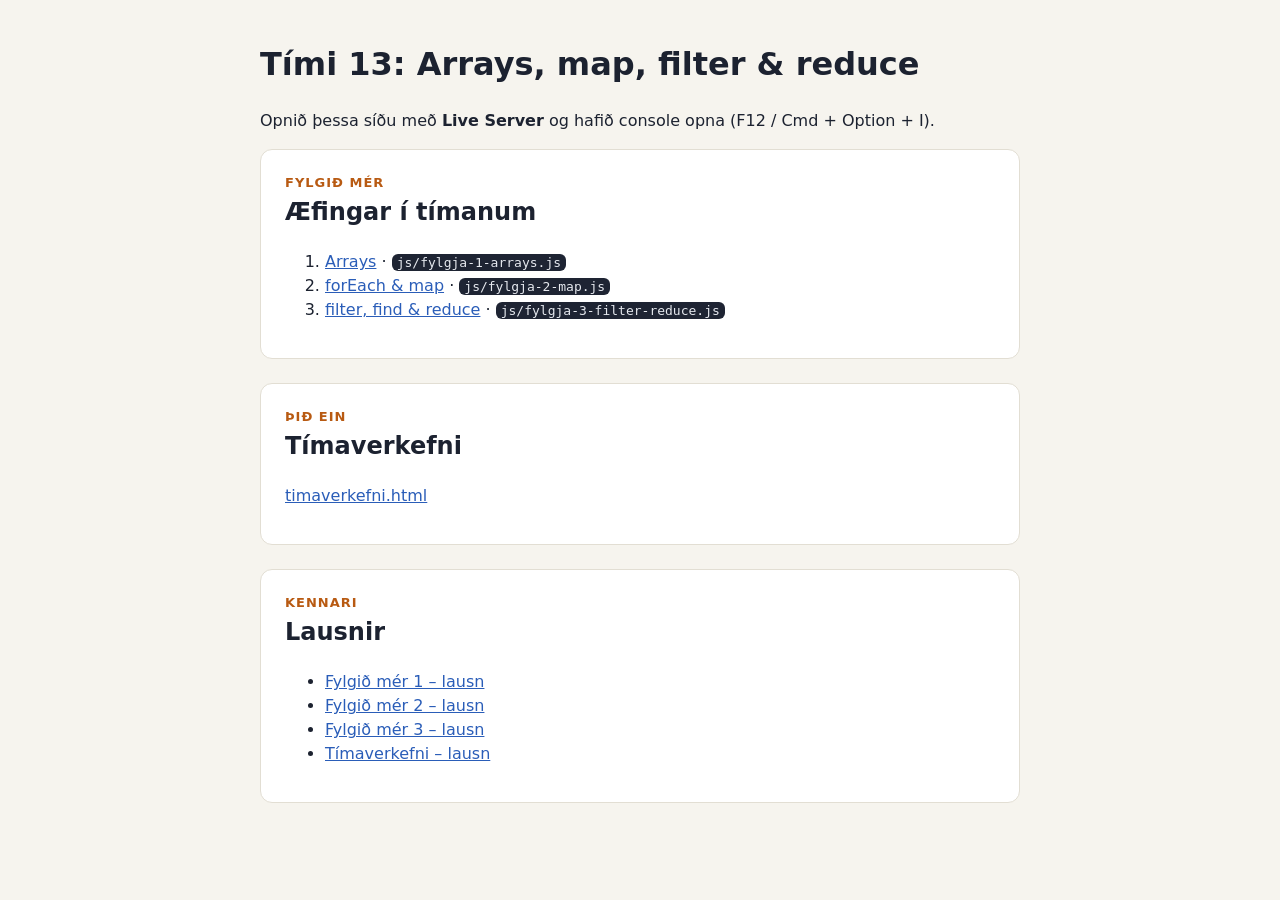
<file: index.html>
<!DOCTYPE html>
<html lang="is">
  <head>
    <meta charset="UTF-8" />
    <meta name="viewport" content="width=device-width, initial-scale=1" />
    <title>Tími 13 – Arrays, map, filter &amp; reduce</title>
    <link rel="stylesheet" href="style.css" />
  </head>
  <body>
    <h1>Tími 13: Arrays, map, filter &amp; reduce</h1>
    <p>
      Opnið þessa síðu með <b>Live Server</b> og hafið console opna
      (F12 / Cmd + Option + I).
    </p>

    <section>
      <span class="merki">FYLGIÐ MÉR</span>
      <h2>Æfingar í tímanum</h2>
      <ol>
        <li><a href="fylgja-1-arrays.html">Arrays</a> · <code>js/fylgja-1-arrays.js</code></li>
        <li><a href="fylgja-2-map.html">forEach &amp; map</a> · <code>js/fylgja-2-map.js</code></li>
        <li><a href="fylgja-3-filter-reduce.html">filter, find &amp; reduce</a> · <code>js/fylgja-3-filter-reduce.js</code></li>
      </ol>
    </section>

    <section>
      <span class="merki">ÞIÐ EIN</span>
      <h2>Tímaverkefni</h2>
      <p><a href="timaverkefni.html">timaverkefni.html</a></p>
    </section>

    <section>
      <span class="merki">KENNARI</span>
      <h2>Lausnir</h2>
      <ul>
        <li><a href="lausnir/fylgja-1-arrays.html">Fylgið mér 1 – lausn</a></li>
        <li><a href="lausnir/fylgja-2-map.html">Fylgið mér 2 – lausn</a></li>
        <li><a href="lausnir/fylgja-3-filter-reduce.html">Fylgið mér 3 – lausn</a></li>
        <li><a href="lausnir/timaverkefni-svor.html">Tímaverkefni – lausn</a></li>
      </ul>
    </section>
  </body>
</html>
</file>
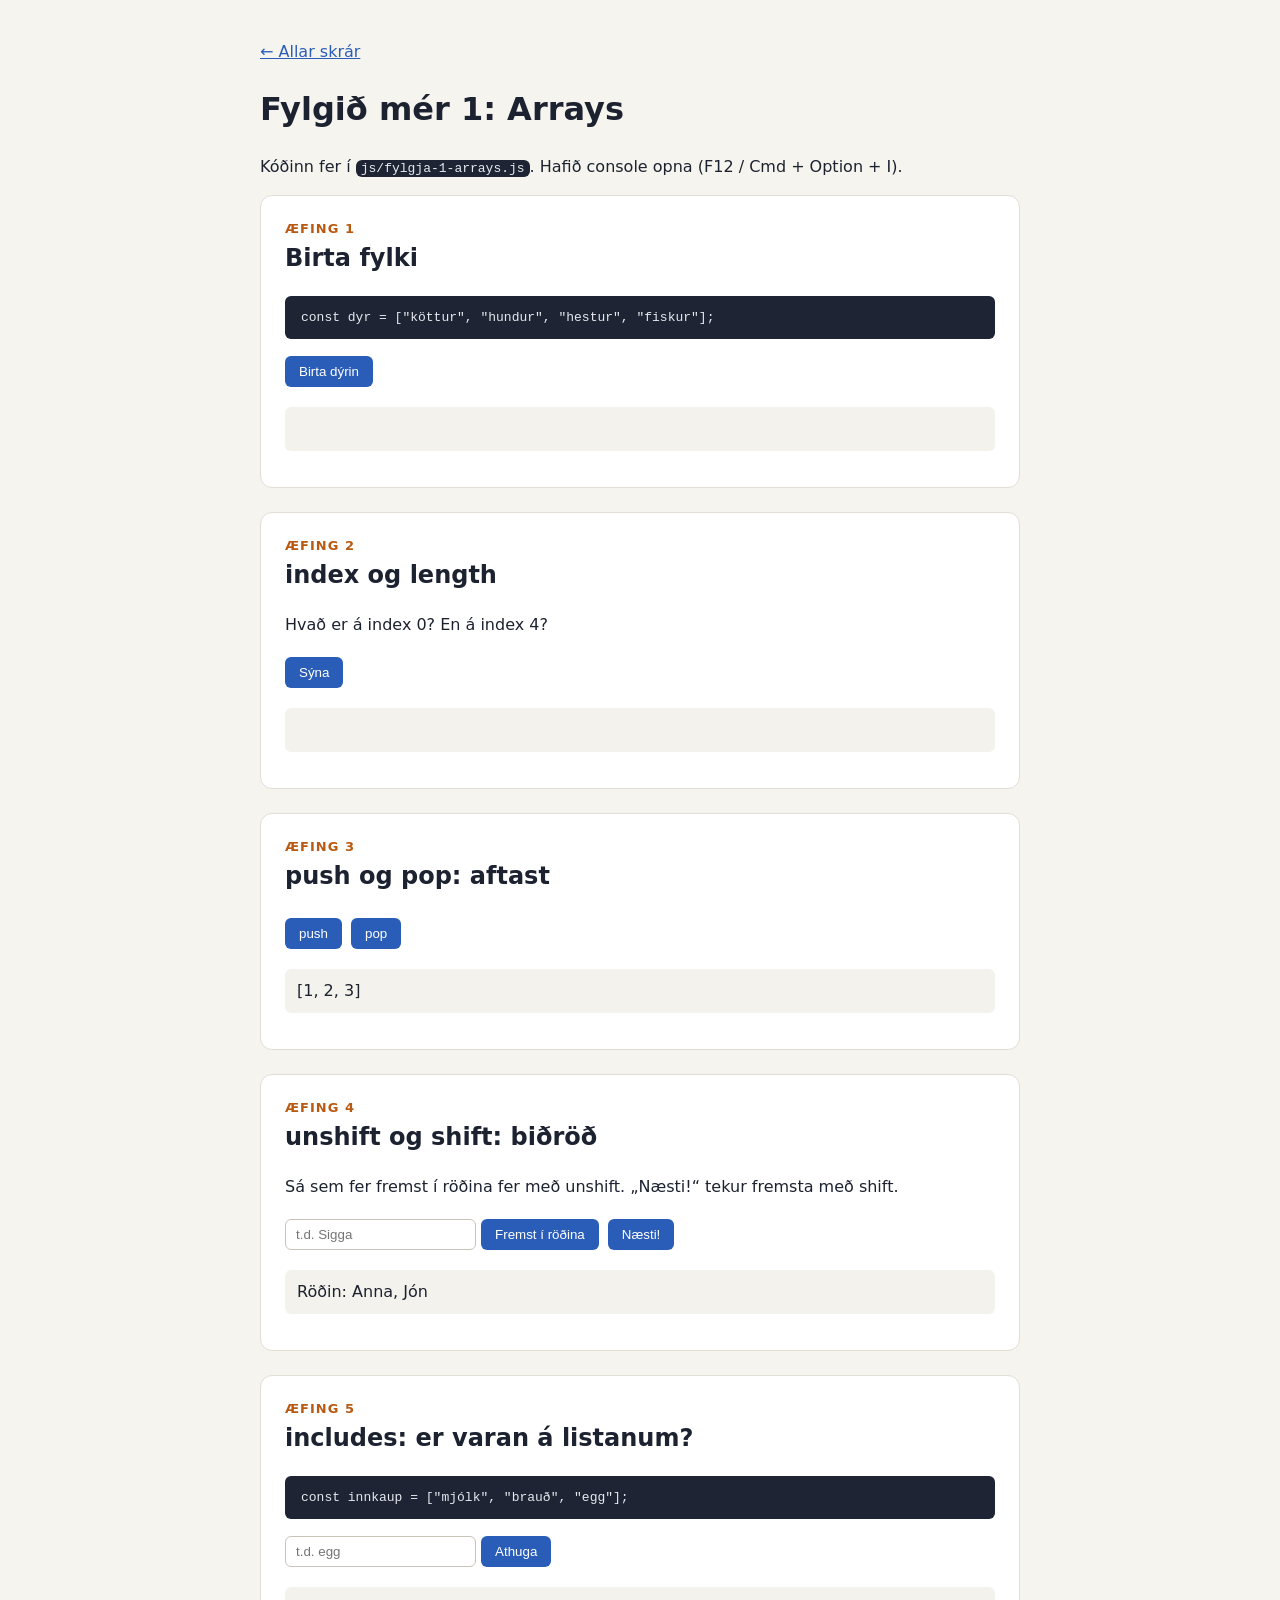
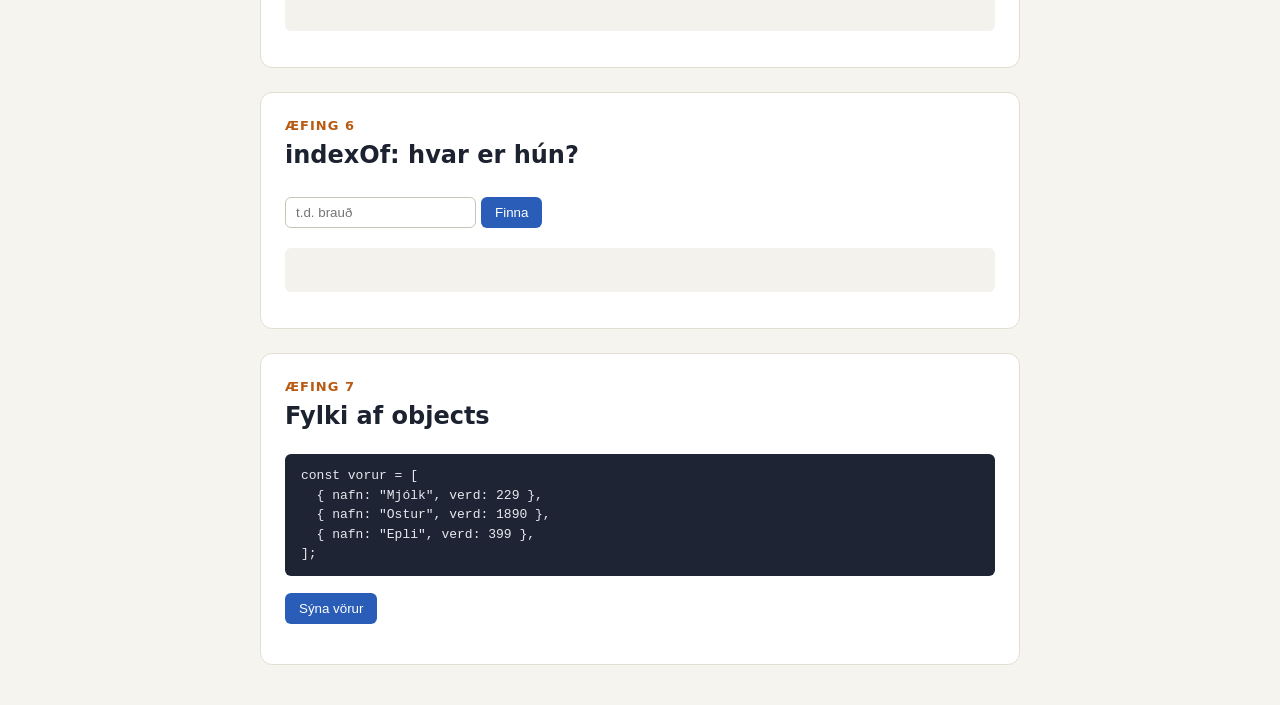
<file: fylgja-1-arrays.html>
<!DOCTYPE html>
<html lang="is">
  <head>
    <meta charset="UTF-8" />
    <meta name="viewport" content="width=device-width, initial-scale=1" />
    <title>Fylgið mér 1 – Arrays</title>
    <link rel="stylesheet" href="style.css" />
  </head>
  <body>
    <p><a href="index.html">← Allar skrár</a></p>
    <h1>Fylgið mér 1: Arrays</h1>
    <p>
      Kóðinn fer í <code>js/fylgja-1-arrays.js</code>. Hafið console opna
      (F12 / Cmd + Option + I).
    </p>

    <section>
      <span class="merki">ÆFING 1</span>
      <h2>Birta fylki</h2>
      <pre>const dyr = ["köttur", "hundur", "hestur", "fiskur"];</pre>
      <button onclick="aefing1()">Birta dýrin</button>
      <p class="output" id="svar1"></p>
    </section>

    <section>
      <span class="merki">ÆFING 2</span>
      <h2>index og length</h2>
      <p>Hvað er á index 0? En á index 4?</p>
      <button onclick="aefing2()">Sýna</button>
      <p class="output" id="svar2"></p>
    </section>

    <section>
      <span class="merki">ÆFING 3</span>
      <h2>push og pop: aftast</h2>
      <button onclick="baetaAftast()">push</button>
      <button onclick="takaAftasta()">pop</button>
      <p class="output" id="svar3">[1, 2, 3]</p>
    </section>

    <section>
      <span class="merki">ÆFING 4</span>
      <h2>unshift og shift: biðröð</h2>
      <p>Sá sem fer fremst í röðina fer með unshift. „Næsti!“ tekur fremsta með shift.</p>
      <input type="text" id="nafn4" placeholder="t.d. Sigga" />
      <button onclick="fremstIRodina()">Fremst í röðina</button>
      <button onclick="naesti()">Næsti!</button>
      <p class="output" id="svar4">Röðin: Anna, Jón</p>
    </section>

    <section>
      <span class="merki">ÆFING 5</span>
      <h2>includes: er varan á listanum?</h2>
      <pre>const innkaup = ["mjólk", "brauð", "egg"];</pre>
      <input type="text" id="vara5" placeholder="t.d. egg" />
      <button onclick="aefing5()">Athuga</button>
      <p class="output" id="svar5"></p>
    </section>

    <section>
      <span class="merki">ÆFING 6</span>
      <h2>indexOf: hvar er hún?</h2>
      <input type="text" id="vara6" placeholder="t.d. brauð" />
      <button onclick="aefing6()">Finna</button>
      <p class="output" id="svar6"></p>
    </section>

    <section>
      <span class="merki">ÆFING 7</span>
      <h2>Fylki af objects</h2>
      <pre>const vorur = [
  { nafn: "Mjólk", verd: 229 },
  { nafn: "Ostur", verd: 1890 },
  { nafn: "Epli", verd: 399 },
];</pre>
      <button onclick="aefing7()">Sýna vörur</button>
      <ul id="svar7"></ul>
    </section>

    <script src="js/fylgja-1-arrays.js"></script>
  </body>
</html>
</file>
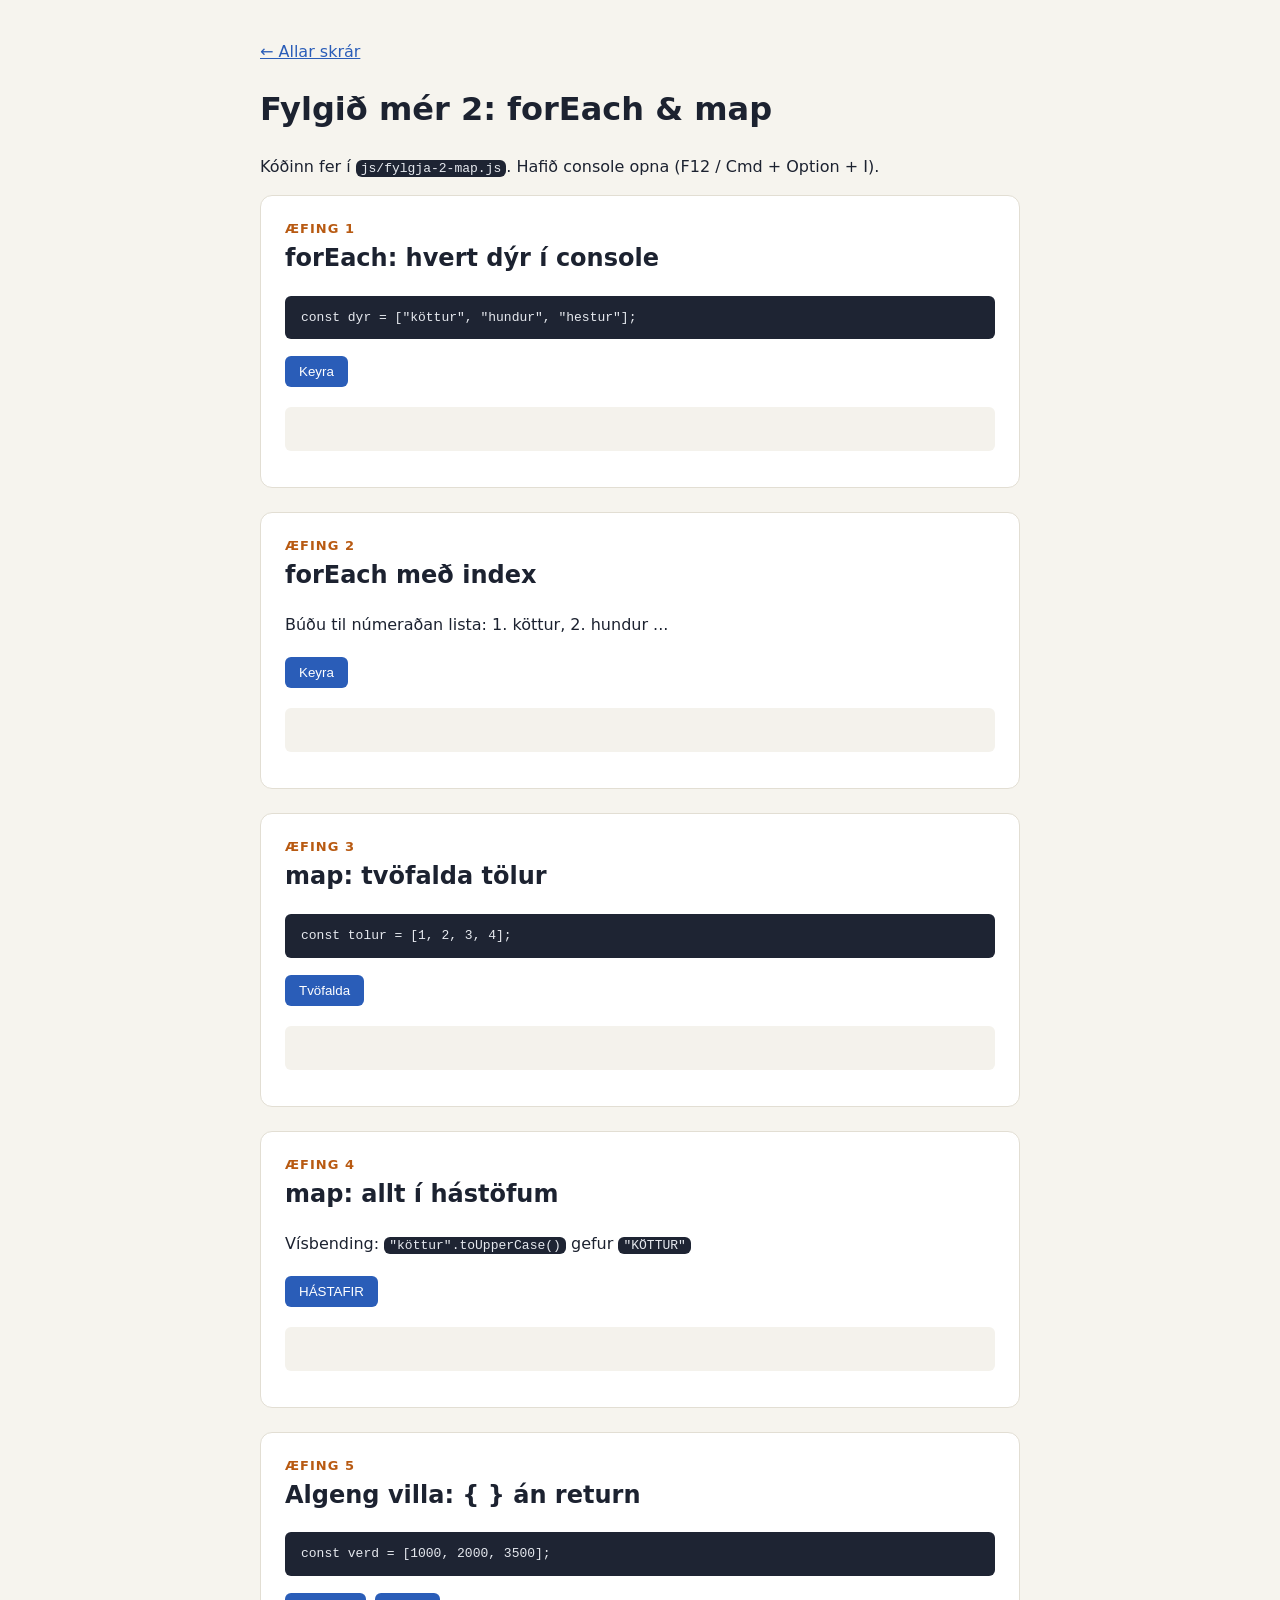
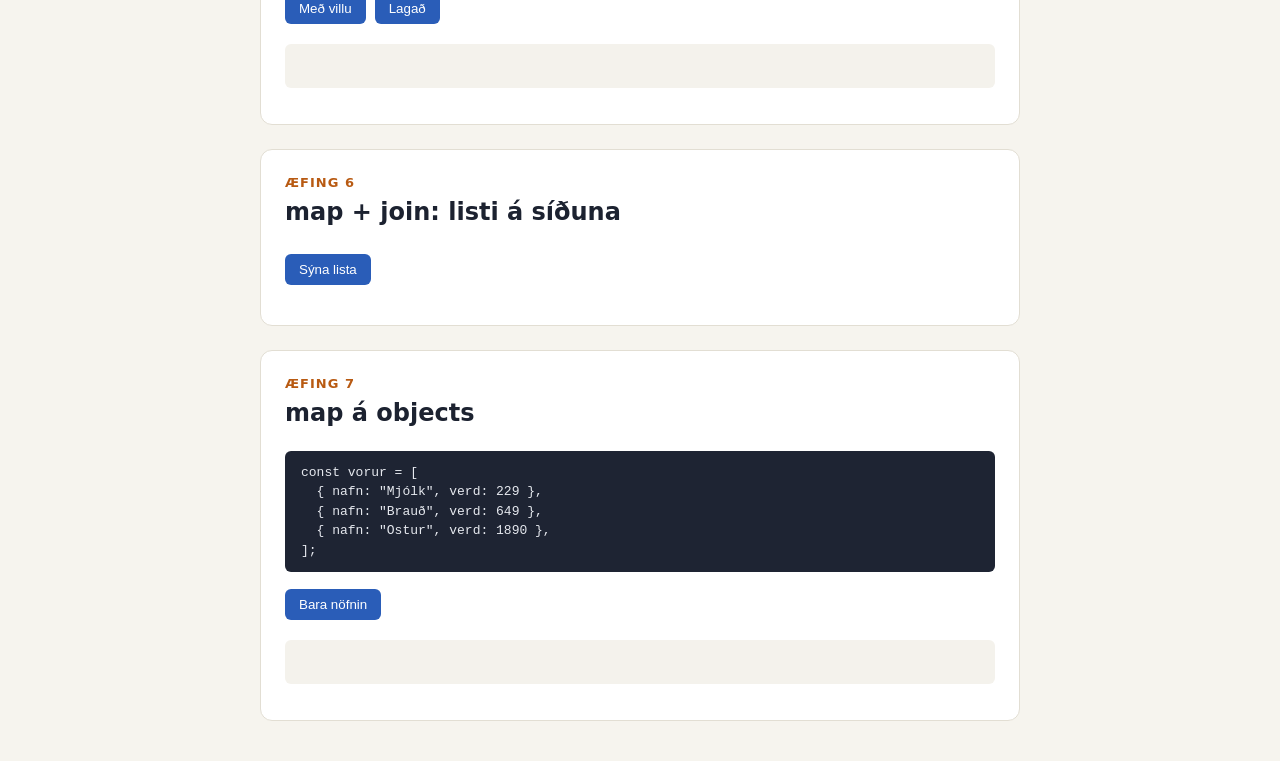
<file: fylgja-2-map.html>
<!DOCTYPE html>
<html lang="is">
  <head>
    <meta charset="UTF-8" />
    <meta name="viewport" content="width=device-width, initial-scale=1" />
    <title>Fylgið mér 2 – forEach &amp; map</title>
    <link rel="stylesheet" href="style.css" />
  </head>
  <body>
    <p><a href="index.html">← Allar skrár</a></p>
    <h1>Fylgið mér 2: forEach &amp; map</h1>
    <p>
      Kóðinn fer í <code>js/fylgja-2-map.js</code>. Hafið console opna
      (F12 / Cmd + Option + I).
    </p>

    <section>
      <span class="merki">ÆFING 1</span>
      <h2>forEach: hvert dýr í console</h2>
      <pre>const dyr = ["köttur", "hundur", "hestur"];</pre>
      <button onclick="aefing1()">Keyra</button>
      <p class="output" id="svar1"></p>
    </section>

    <section>
      <span class="merki">ÆFING 2</span>
      <h2>forEach með index</h2>
      <p>Búðu til númeraðan lista: 1. köttur, 2. hundur ...</p>
      <button onclick="aefing2()">Keyra</button>
      <p class="output" id="svar2"></p>
    </section>

    <section>
      <span class="merki">ÆFING 3</span>
      <h2>map: tvöfalda tölur</h2>
      <pre>const tolur = [1, 2, 3, 4];</pre>
      <button onclick="aefing3()">Tvöfalda</button>
      <p class="output" id="svar3"></p>
    </section>

    <section>
      <span class="merki">ÆFING 4</span>
      <h2>map: allt í hástöfum</h2>
      <p>Vísbending: <code>"köttur".toUpperCase()</code> gefur <code>"KÖTTUR"</code></p>
      <button onclick="aefing4()">HÁSTAFIR</button>
      <p class="output" id="svar4"></p>
    </section>

    <section>
      <span class="merki">ÆFING 5</span>
      <h2>Algeng villa: { } án return</h2>
      <pre>const verd = [1000, 2000, 3500];</pre>
      <button onclick="aefing5Villa()">Með villu</button>
      <button onclick="aefing5Lagad()">Lagað</button>
      <p class="output" id="svar5"></p>
    </section>

    <section>
      <span class="merki">ÆFING 6</span>
      <h2>map + join: listi á síðuna</h2>
      <button onclick="aefing6()">Sýna lista</button>
      <ul id="svar6"></ul>
    </section>

    <section>
      <span class="merki">ÆFING 7</span>
      <h2>map á objects</h2>
      <pre>const vorur = [
  { nafn: "Mjólk", verd: 229 },
  { nafn: "Brauð", verd: 649 },
  { nafn: "Ostur", verd: 1890 },
];</pre>
      <button onclick="aefing7()">Bara nöfnin</button>
      <p class="output" id="svar7"></p>
    </section>

    <script src="js/fylgja-2-map.js"></script>
  </body>
</html>
</file>
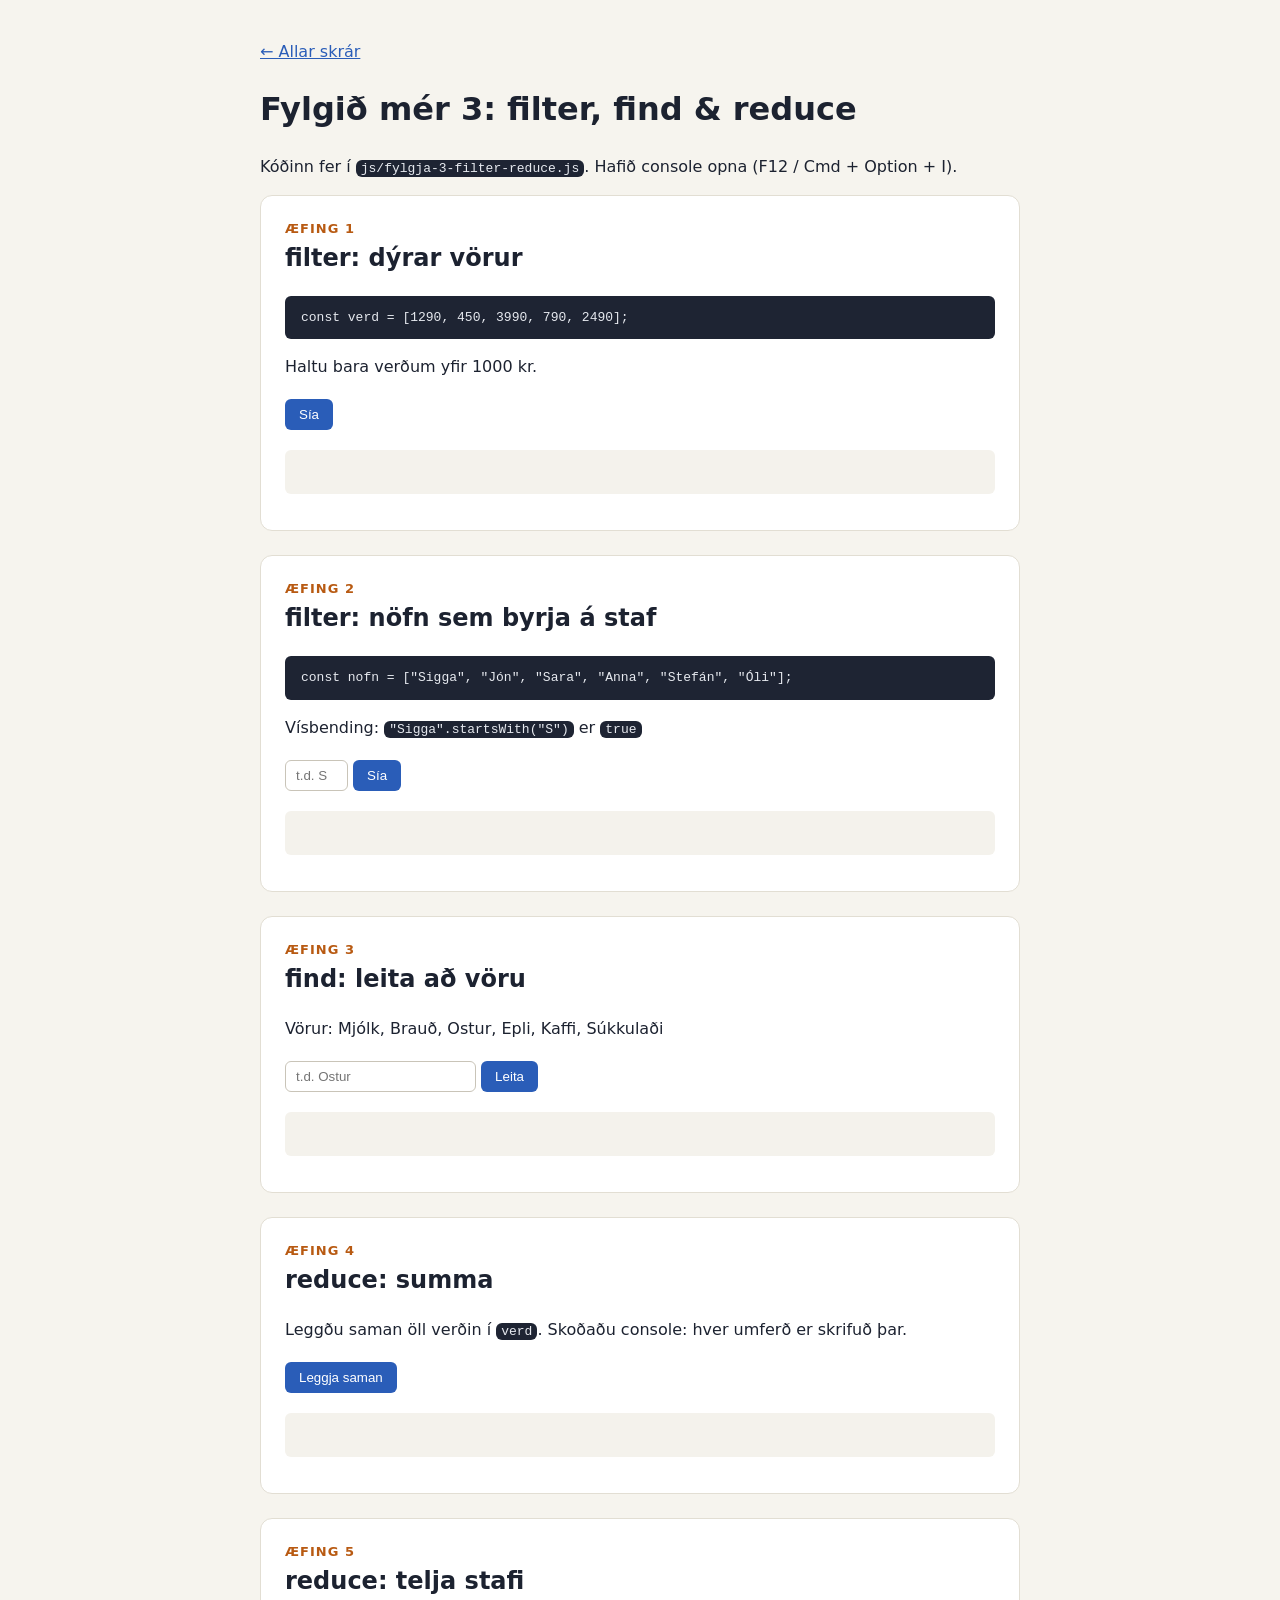
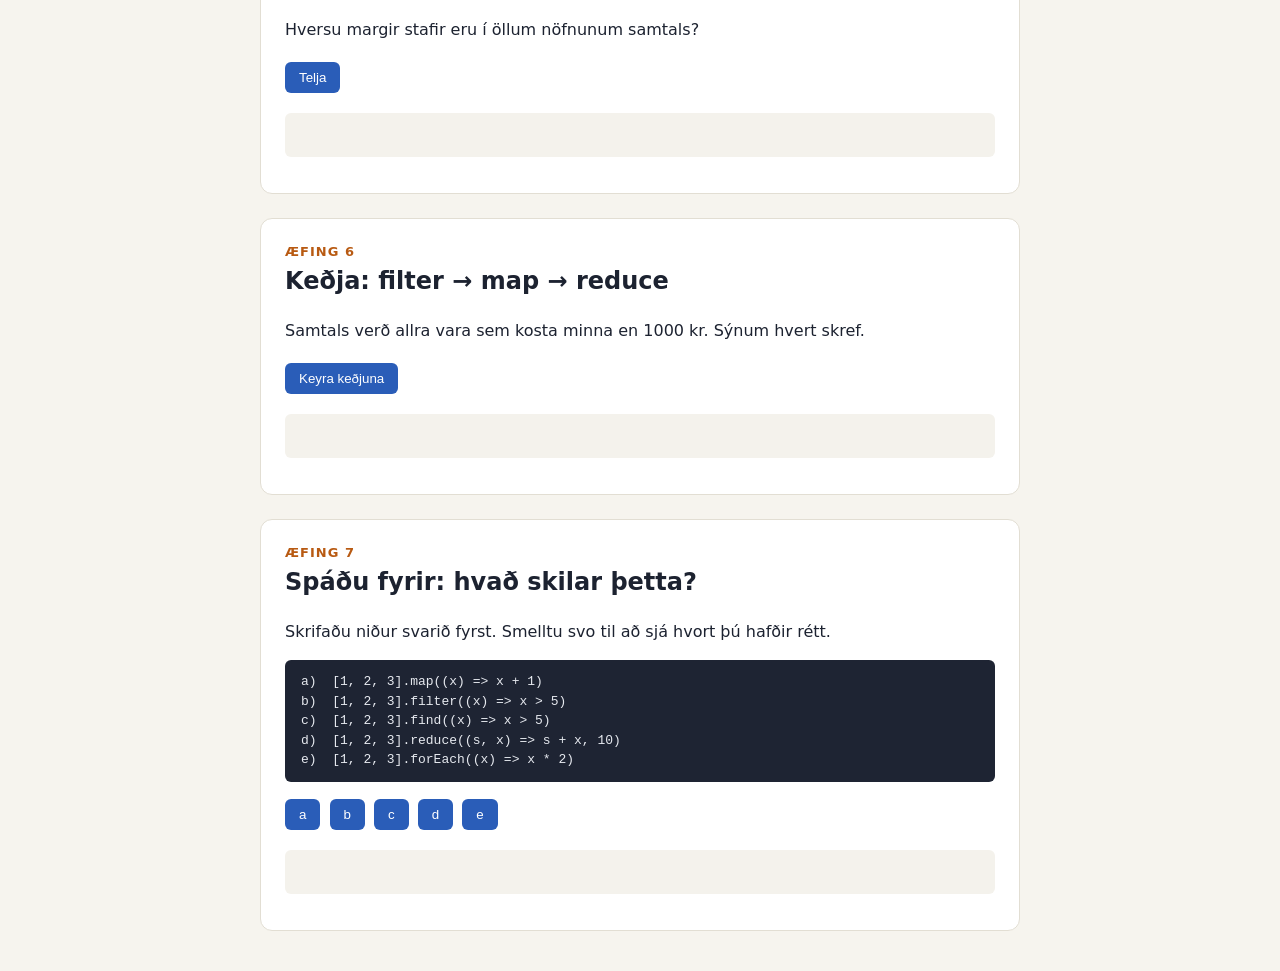
<file: fylgja-3-filter-reduce.html>
<!DOCTYPE html>
<html lang="is">
  <head>
    <meta charset="UTF-8" />
    <meta name="viewport" content="width=device-width, initial-scale=1" />
    <title>Fylgið mér 3 – filter, find &amp; reduce</title>
    <link rel="stylesheet" href="style.css" />
  </head>
  <body>
    <p><a href="index.html">← Allar skrár</a></p>
    <h1>Fylgið mér 3: filter, find &amp; reduce</h1>
    <p>
      Kóðinn fer í <code>js/fylgja-3-filter-reduce.js</code>. Hafið console
      opna (F12 / Cmd + Option + I).
    </p>

    <section>
      <span class="merki">ÆFING 1</span>
      <h2>filter: dýrar vörur</h2>
      <pre>const verd = [1290, 450, 3990, 790, 2490];</pre>
      <p>Haltu bara verðum yfir 1000 kr.</p>
      <button onclick="aefing1()">Sía</button>
      <p class="output" id="svar1"></p>
    </section>

    <section>
      <span class="merki">ÆFING 2</span>
      <h2>filter: nöfn sem byrja á staf</h2>
      <pre>const nofn = ["Sigga", "Jón", "Sara", "Anna", "Stefán", "Óli"];</pre>
      <p>Vísbending: <code>"Sigga".startsWith("S")</code> er <code>true</code></p>
      <input type="text" id="stafur2" placeholder="t.d. S" size="4" />
      <button onclick="aefing2()">Sía</button>
      <p class="output" id="svar2"></p>
    </section>

    <section>
      <span class="merki">ÆFING 3</span>
      <h2>find: leita að vöru</h2>
      <p>Vörur: Mjólk, Brauð, Ostur, Epli, Kaffi, Súkkulaði</p>
      <input type="text" id="leit3" placeholder="t.d. Ostur" />
      <button onclick="aefing3()">Leita</button>
      <p class="output" id="svar3"></p>
    </section>

    <section>
      <span class="merki">ÆFING 4</span>
      <h2>reduce: summa</h2>
      <p>Leggðu saman öll verðin í <code>verd</code>. Skoðaðu console: hver umferð er skrifuð þar.</p>
      <button onclick="aefing4()">Leggja saman</button>
      <p class="output" id="svar4"></p>
    </section>

    <section>
      <span class="merki">ÆFING 5</span>
      <h2>reduce: telja stafi</h2>
      <p>Hversu margir stafir eru í öllum nöfnunum samtals?</p>
      <button onclick="aefing5()">Telja</button>
      <p class="output" id="svar5"></p>
    </section>

    <section>
      <span class="merki">ÆFING 6</span>
      <h2>Keðja: filter → map → reduce</h2>
      <p>Samtals verð allra vara sem kosta minna en 1000 kr. Sýnum hvert skref.</p>
      <button onclick="aefing6()">Keyra keðjuna</button>
      <p class="output" id="svar6"></p>
    </section>

    <section>
      <span class="merki">ÆFING 7</span>
      <h2>Spáðu fyrir: hvað skilar þetta?</h2>
      <p>Skrifaðu niður svarið fyrst. Smelltu svo til að sjá hvort þú hafðir rétt.</p>
      <pre>a)  [1, 2, 3].map((x) =&gt; x + 1)
b)  [1, 2, 3].filter((x) =&gt; x &gt; 5)
c)  [1, 2, 3].find((x) =&gt; x &gt; 5)
d)  [1, 2, 3].reduce((s, x) =&gt; s + x, 10)
e)  [1, 2, 3].forEach((x) =&gt; x * 2)</pre>
      <button onclick="spa('a')">a</button>
      <button onclick="spa('b')">b</button>
      <button onclick="spa('c')">c</button>
      <button onclick="spa('d')">d</button>
      <button onclick="spa('e')">e</button>
      <p class="output" id="svar7"></p>
    </section>

    <script src="js/fylgja-3-filter-reduce.js"></script>
  </body>
</html>
</file>
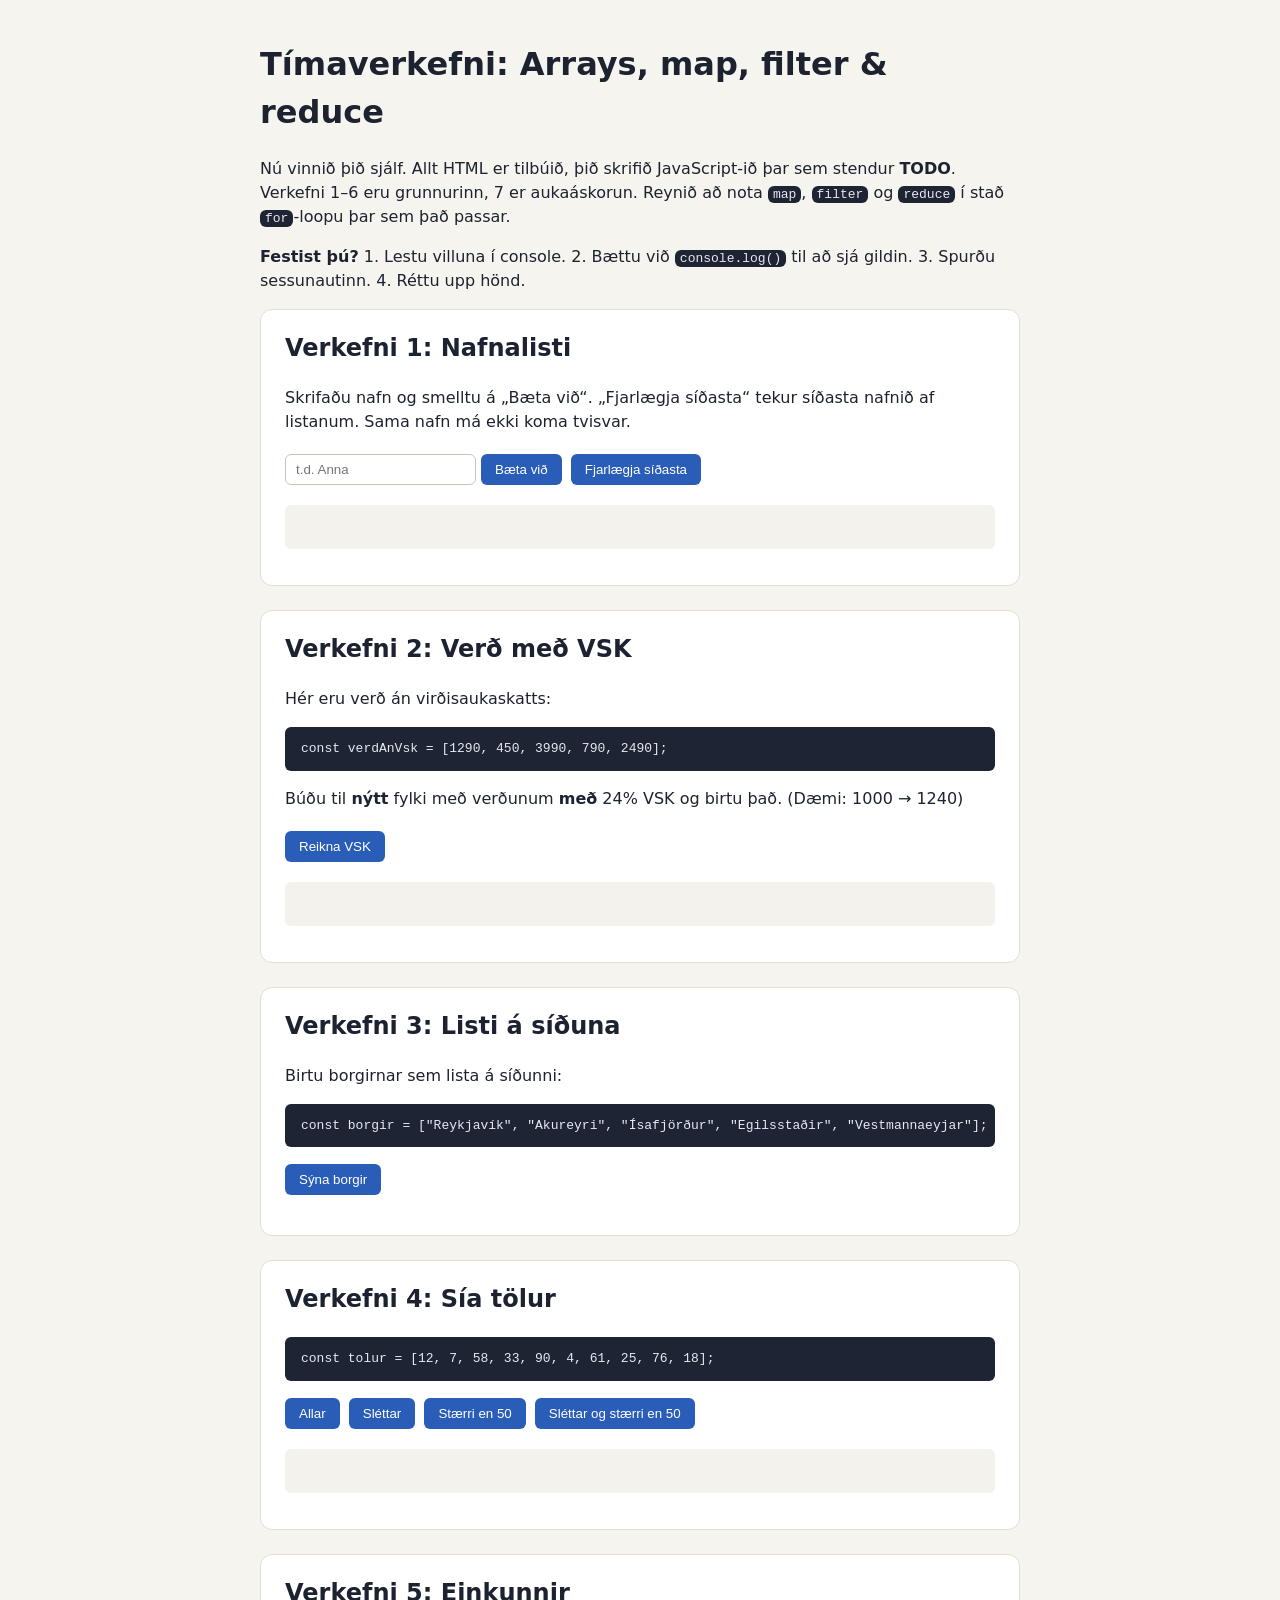
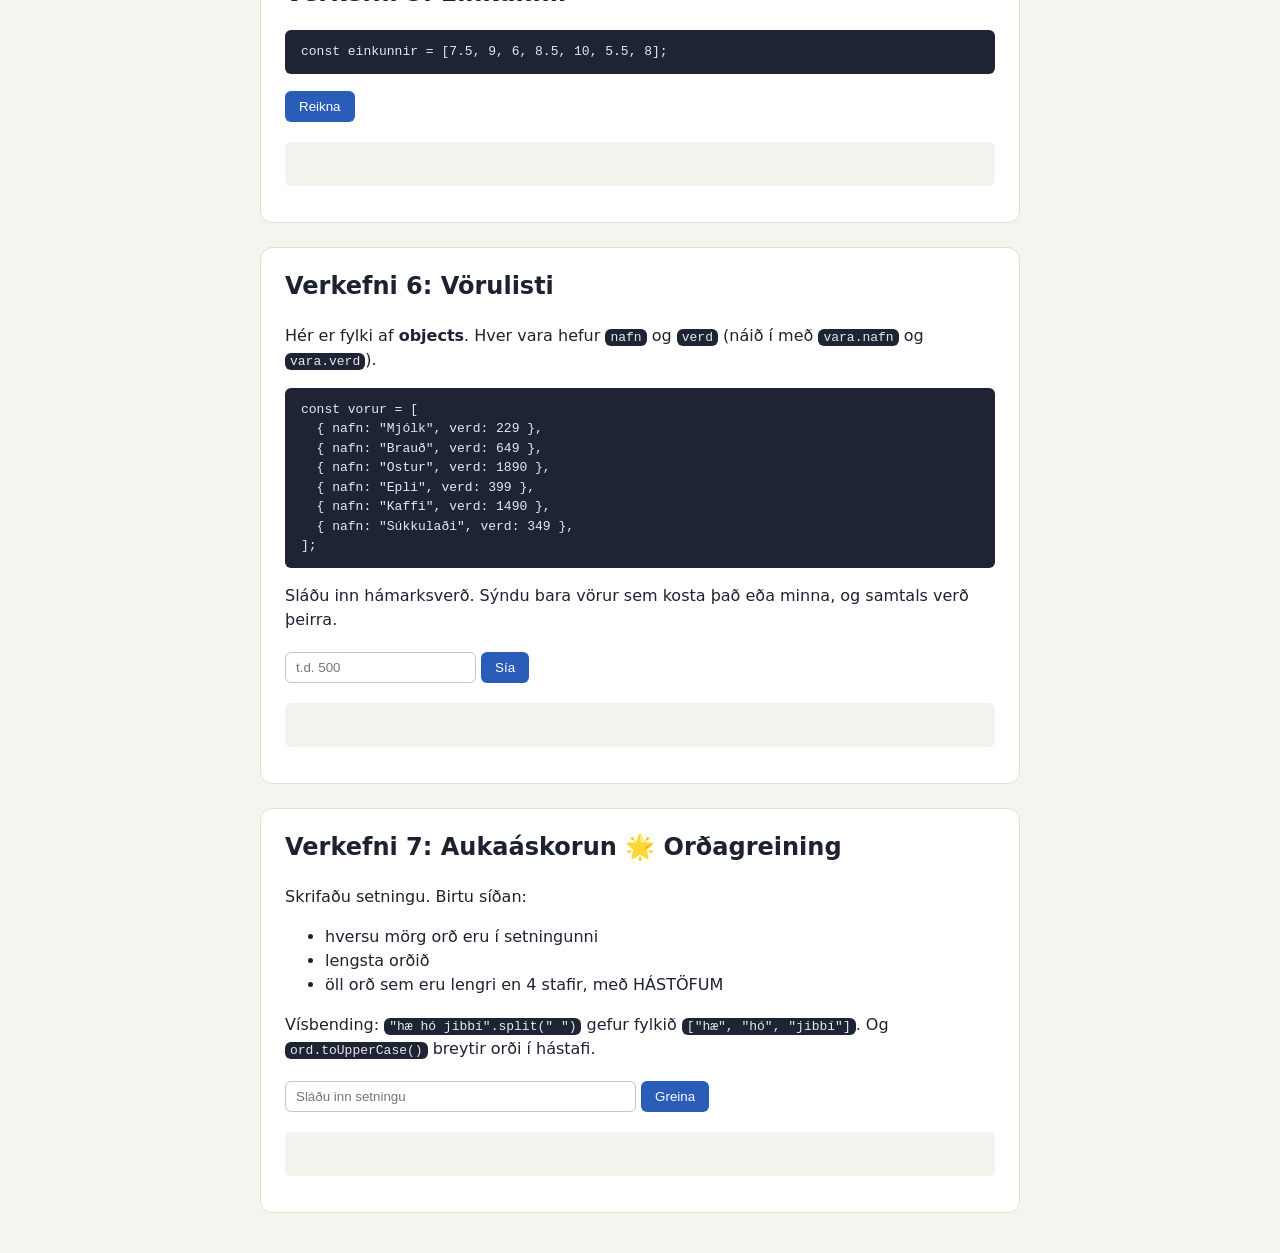
<file: timaverkefni.html>
<!doctype html>
<html lang="is">
  <head>
    <meta charset="UTF-8" />
    <title>Tímaverkefni – Arrays, map, filter & reduce</title>
    <style>
      body {
        font-family: system-ui, Arial, sans-serif;
        max-width: 760px;
        margin: 40px auto;
        padding: 0 16px;
        background: #f6f4ee;
        color: #1c2230;
        line-height: 1.5;
      }
      section {
        background: #fff;
        border: 1px solid #e2ded3;
        border-radius: 12px;
        padding: 20px 24px;
        margin-bottom: 24px;
      }
      h2 {
        margin-top: 0;
      }
      button {
        padding: 8px 14px;
        border: none;
        border-radius: 6px;
        background: #2a5db8;
        color: white;
        cursor: pointer;
        margin: 4px 4px 4px 0;
      }
      button:hover {
        background: #1d4690;
      }
      input {
        padding: 7px 10px;
        border: 1px solid #c9c4b8;
        border-radius: 6px;
      }
      .output {
        background: #f4f2ec;
        padding: 10px 12px;
        border-radius: 6px;
        min-height: 24px;
      }
      code,
      pre {
        background: #1e2433;
        color: #e6e9ef;
        border-radius: 6px;
      }
      code {
        padding: 1px 5px;
      }
      pre {
        padding: 12px 16px;
        overflow-x: auto;
      }
    </style>
  </head>
  <body>
    <h1>Tímaverkefni: Arrays, map, filter & reduce</h1>
    <p>
      Nú vinnið þið sjálf. Allt HTML er tilbúið, þið skrifið JavaScript-ið þar
      sem stendur <b>TODO</b>. Verkefni 1–6 eru grunnurinn, 7 er aukaáskorun.
      Reynið að nota <code>map</code>, <code>filter</code> og
      <code>reduce</code> í stað <code>for</code>-loopu þar sem það passar.
    </p>
    <p>
      <b>Festist þú?</b> 1. Lestu villuna í console. 2. Bættu við
      <code>console.log()</code> til að sjá gildin. 3. Spurðu sessunautinn. 4.
      Réttu upp hönd.
    </p>

    <!-- Verkefni 1 -->
    <section>
      <h2>Verkefni 1: Nafnalisti</h2>
      <p>
        Skrifaðu nafn og smelltu á „Bæta við“. „Fjarlægja síðasta“ tekur síðasta
        nafnið af listanum. Sama nafn má ekki koma tvisvar.
      </p>
      <input type="text" id="nafnInput" placeholder="t.d. Anna" />
      <button onclick="baetaVidNafni()">Bæta við</button>
      <button onclick="fjarlaegjaSidasta()">Fjarlægja síðasta</button>
      <p class="output" id="verkefni1"></p>

      <script>
        const nofn = ["Anna", "Jón", "Sigga"];

        // TODO 1: Skrifaðu function synaNofn() sem birtir í verkefni1:
        // - öll nöfnin aðskilin með kommu (vísbending: nofn.join(", "))
        // - fjölda nafna (nofn.length)
        // - fyrsta nafnið og síðasta nafnið (munið: síðasta er nofn[nofn.length - 1])
        // Dæmi: "Anna, Jón, Sigga<br>Fjöldi: 3<br>Fyrst: Anna · Síðast: Sigga"
        function synaNofn() {
          let texti = "";

          if (nofn.length <= 0) {
            document.getElementById("verkefni1").innerHTML =
              "Listinn er tómur!";
          } else {
            texti +=
              nofn.join(", ") +
              "<br>" +
              nofn.length +
              "<br>" +
              "Fyrsta: " +
              nofn[0] +
              " - Síðast: " +
              nofn[nofn.length - 1];
            document.getElementById("verkefni1").innerHTML = texti;
          }
        }

        // TODO 2: Skrifaðu function baetaVidNafni() sem:
        // - sækir nafnið úr nafnInput
        // - ef nafnið er nú þegar í fylkinu (nofn.includes(nafn)): gerir ekkert (return)
        // - annars: push-ar því í fylkið, tæmir input-ið og kallar á synaNofn()
        function baetaVidNafni() {
          let nafn = document.getElementById("nafnInput").value;
          if (nofn.includes(nafn)) {
            return;
          } else {
            nofn.push(nafn);
            document.getElementById("nafnInput").value = "";
            synaNofn();
          }
        }

        // TODO 3: Skrifaðu function fjarlaegjaSidasta() sem notar pop()
        // og kallar svo á synaNofn().
        // Bónus: hvað gerist þegar listinn er tómur? Birtu "Listinn er tómur".
        function fjarlaegjaSidasta() {
          nofn.pop();
          synaNofn();
        }
      </script>
    </section>

    <!-- Verkefni 2 -->
    <section>
      <h2>Verkefni 2: Verð með VSK</h2>
      <p>Hér eru verð án virðisaukaskatts:</p>
      <pre>const verdAnVsk = [1290, 450, 3990, 790, 2490];</pre>
      <p>
        Búðu til <b>nýtt</b> fylki með verðunum <b>með</b> 24% VSK og birtu það.
        (Dæmi: 1000 → 1240)
      </p>
      <button onclick="synaVsk()">Reikna VSK</button>
      <p class="output" id="verkefni2"></p>

      <script>
        const verdAnVsk = [1290, 450, 3990, 790, 2490];

        // TODO 1: Skrifaðu ARROW function medVsk(verd) sem skilar verðinu * 1.24
        // og rúnnar það: Math.round(...)
        const medVsk = (verd) => verd * 1.24;

        // TODO 2: Skrifaðu function synaVsk() sem:
        // - notar map() og medVsk til að búa til nýtt fylki: verdMedVsk
        // - birtir bæði fylkin í verkefni2:
        //   "Án VSK: 1290, 450, ...<br>Með VSK: 1600, 558, ..."
        function synaVsk() {
          texti = "";
          const verdMedVsk = verdAnVsk.map(medVsk);
          texti +=
            "Án VSK: " +
            verdAnVsk.join(", ") +
            "<br>Með VSK: " +
            verdMedVsk.join(", ");
          document.getElementById("verkefni2").innerHTML = texti;
        }

        // SPURNING (svaraðu í athugasemd hér fyrir neðan):
        // Breyttist upprunalega fylkið verdAnVsk þegar þú notaðir map()?
        // Nei
        // Hvernig getur þú athugað það?
        // Prentað það út og borið niðurstöðurnar fyrir og eftir map saman
      </script>
    </section>

    <!-- Verkefni 3 -->
    <section>
      <h2>Verkefni 3: Listi á síðuna</h2>
      <p>Birtu borgirnar sem lista á síðunni:</p>
      <pre>
const borgir = ["Reykjavík", "Akureyri", "Ísafjörður", "Egilsstaðir", "Vestmannaeyjar"];</pre
      >
      <button onclick="synaBorgir()">Sýna borgir</button>
      <ul id="verkefni3"></ul>

      <script>
        const borgir = [
          "Reykjavík",
          "Akureyri",
          "Ísafjörður",
          "Egilsstaðir",
          "Vestmannaeyjar",
        ];

        // TODO: Skrifaðu function synaBorgir() sem:
        // - notar map() til að breyta hverri borg í "<li>borg</li>"
        // - notar join("") til að sameina allt í einn texta
        // - setur textann í verkefni3
        // Engin for-loopa í þetta skiptið!
        // Bónus: map() gefur líka index sem annað gildi: (borg, i) => ...
        //        Láttu listann birtast sem "1. Reykjavík", "2. Akureyri" ...
        function synaBorgir() {
          const texti = borgir
            .map((borg, i) => "<li>" + (i + 1) + ". " + borg + "</li>")
            .join("");
          document.getElementById("verkefni3").innerHTML = texti;
        }
      </script>
    </section>

    <!-- Verkefni 4 -->
    <section>
      <h2>Verkefni 4: Sía tölur</h2>
      <pre>const tolur = [12, 7, 58, 33, 90, 4, 61, 25, 76, 18];</pre>
      <button onclick="synaAllar()">Allar</button>
      <button onclick="synaSlettar()">Sléttar</button>
      <button onclick="synaStorar()">Stærri en 50</button>
      <button onclick="slettarOgStorar()">Sléttar og stærri en 50</button>
      <p class="output" id="verkefni4"></p>

      <script>
        const tolur = [12, 7, 58, 33, 90, 4, 61, 25, 76, 18];

        // TODO 1: Skrifaðu function birta(fylki) sem setur fylkið í verkefni4
        // ásamt fjölda, t.d. "12, 58, 90, 4, 76, 18 (6 tölur)"
        function birta(fylki) {
          const texti = fylki.join(" ") + " (" + fylki.length + " tölur)";
          document.getElementById("verkefni4").innerHTML = texti;
        }

        // TODO 2: Skrifaðu þrjár functions sem kalla allar á birta():
        // - synaAllar()   birtir öll tolur
        // - synaSlettar() notar filter() til að halda bara sléttum tölum (tala % 2 === 0)
        // - synaStorar()  notar filter() til að halda bara tölum stærri en 50
        function synaAllar() {
          birta(tolur);
        }

        function synaSlettar() {
          birta(tolur.filter((value) => value % 2 === 0));
        }

        function synaStorar() {
          birta(tolur.filter((value) => value > 50));
        }

        // Bónus: bættu við takka "Sléttar OG stærri en 50" sem notar tvo filter() í röð.
        function slettarOgStorar() {
          birta(
            tolur
              .filter((value) => value % 2 === 0)
              .filter((value) => value > 50),
          );
        }
      </script>
    </section>

    <!-- Verkefni 5 -->
    <section>
      <h2>Verkefni 5: Einkunnir</h2>
      <pre>const einkunnir = [7.5, 9, 6, 8.5, 10, 5.5, 8];</pre>
      <button onclick="synaEinkunnir()">Reikna</button>
      <p class="output" id="verkefni5"></p>

      <script>
        const einkunnir = [7.5, 9, 6, 8.5, 10, 5.5, 8];

        // TODO 1: Notaðu reduce() til að reikna summu einkunnanna.
        // Munið upphafsgildið: .reduce((summa, e) => ..., 0)
        const einkunnirSumma = einkunnir.reduce((summa, e) => summa + e, 0);

        // TODO 2: Skrifaðu function synaEinkunnir() sem birtir í verkefni5:
        // - summuna
        // - meðaleinkunn (summa / fjöldi), með 2 aukastöfum: medaltal.toFixed(2)
        // - hversu margir náðu 7 eða meira (filter + length)
        // Bónus: finndu hæstu einkunnina með reduce()
        //        (vísbending: berðu saman hæsta hingað til og núverandi einkunn)
        function synaEinkunnir() {
          const texti =
            "Heildarsumma: " +
            einkunnirSumma +
            "<br>" +
            "Meðaleinkunn: " +
            (einkunnirSumma / einkunnir.length).toFixed(2) +
            "<br>" +
            "Jafnt og yfir 7: " +
            einkunnir.filter((e) => e >= 7).length +
            "<br>" +
            "Hæsta einkunn: " +
            einkunnir.reduce((haesta, e) => Math.max(haesta, e), 0);
          document.getElementById("verkefni5").innerHTML = texti;
        }
      </script>
    </section>

    <!-- Verkefni 6 -->
    <section>
      <h2>Verkefni 6: Vörulisti</h2>
      <p>
        Hér er fylki af <b>objects</b>. Hver vara hefur <code>nafn</code> og
        <code>verd</code> (náið í með <code>vara.nafn</code> og
        <code>vara.verd</code>).
      </p>
      <pre>
const vorur = [
  { nafn: "Mjólk", verd: 229 },
  { nafn: "Brauð", verd: 649 },
  { nafn: "Ostur", verd: 1890 },
  { nafn: "Epli", verd: 399 },
  { nafn: "Kaffi", verd: 1490 },
  { nafn: "Súkkulaði", verd: 349 },
];</pre
      >
      <p>
        Sláðu inn hámarksverð. Sýndu bara vörur sem kosta það eða minna, og
        samtals verð þeirra.
      </p>
      <input type="number" id="hamarkInput" placeholder="t.d. 500" />
      <button onclick="siaVorur()">Sía</button>
      <ul id="vorulisti"></ul>
      <p class="output" id="verkefni6"></p>

      <script>
        const vorur = [
          { nafn: "Mjólk", verd: 229 },
          { nafn: "Brauð", verd: 649 },
          { nafn: "Ostur", verd: 1890 },
          { nafn: "Epli", verd: 399 },
          { nafn: "Kaffi", verd: 1490 },
          { nafn: "Súkkulaði", verd: 349 },
        ];

        // TODO: Skrifaðu function siaVorur() sem:
        // 1. sækir hámarksverðið úr hamarkInput (munið Number())
        // 2. filter():  heldur vörum þar sem vara.verd <= hámark
        // 3. map() + join(""): býr til "<li>Mjólk – 229 kr.</li>" fyrir hverja vöru
        //    og setur í vorulisti
        // 4. reduce(): leggur saman verð síuðu varanna
        //    og birtir "Samtals: 977 kr. (3 vörur)" í verkefni6
        // Bónus: ef engin vara passar, birtu "Engin vara undir þessu verði".
        function siaVorur() {
          const hamarksVerd = Number(
            document.getElementById("hamarkInput").value,
          );
          const siadarVorur = vorur.filter((vara) => vara.verd <= hamarksVerd);
          if (siadarVorur.length > 0) {
            const htmlTexti = siadarVorur
              .map((vara) => `<li>${vara.nafn} - ${vara.verd} kr.</li>`)
              .join("");
            document.getElementById("vorulisti").innerHTML = htmlTexti;
            const summaTexti =
              "Samtals: " +
              siadarVorur.reduce((samtals, vara) => samtals + vara.verd, 0) +
              " kr.";
            document.getElementById("verkefni6").innerHTML = summaTexti;
          } else {
            document.getElementById("vorulisti").innerHTML = "";
            document.getElementById("verkefni6").innerHTML =
              "Engin vara undir þessu verði";
          }
        }
      </script>
    </section>

    <!-- Verkefni 7 -->
    <section>
      <h2>Verkefni 7: Aukaáskorun 🌟 Orðagreining</h2>
      <p>Skrifaðu setningu. Birtu síðan:</p>
      <ul>
        <li>hversu mörg orð eru í setningunni</li>
        <li>lengsta orðið</li>
        <li>öll orð sem eru lengri en 4 stafir, með HÁSTÖFUM</li>
      </ul>
      <p>
        Vísbending: <code>"hæ hó jibbí".split(" ")</code> gefur fylkið
        <code>["hæ", "hó", "jibbí"]</code>. Og <code>ord.toUpperCase()</code>
        breytir orði í hástafi.
      </p>
      <input
        type="text"
        id="setningInput"
        placeholder="Sláðu inn setningu"
        size="40"
      />
      <button onclick="greinaSetningu()">Greina</button>
      <p class="output" id="verkefni7"></p>

      <script>
        // TODO: Skrifaðu function greinaSetningu()
        // Hvaða aðferð passar fyrir hvern lið? split, filter, map, reduce?
        // Passaðu: tvö bil í röð búa til tómt orð "". Hvernig losnar þú við það?
        function greinaSetningu() {
          const setning = document.getElementById("setningInput").value;
          const ord = setning.split(" ").filter((o) => o != "");
          const lengstaOrd = ord.reduce((lengst, o) => {
            return lengst.length >= o.length ? lengst : o;
          }, "");
          const longOrdHastafir = ord
            .filter((o) => o.length > 4)
            .map((o) => o.toUpperCase());
          const textiHTML = `
            Fjöldi orða: ${ord.length}<br>
            Lengsta orðið: ${lengstaOrd}<br>
            Löng orð HRÓPUÐ: ${longOrdHastafir.join(", ")}
          `;
          document.getElementById("verkefni7").innerHTML = textiHTML;
        }
      </script>
    </section>
  </body>
</html>
</file>
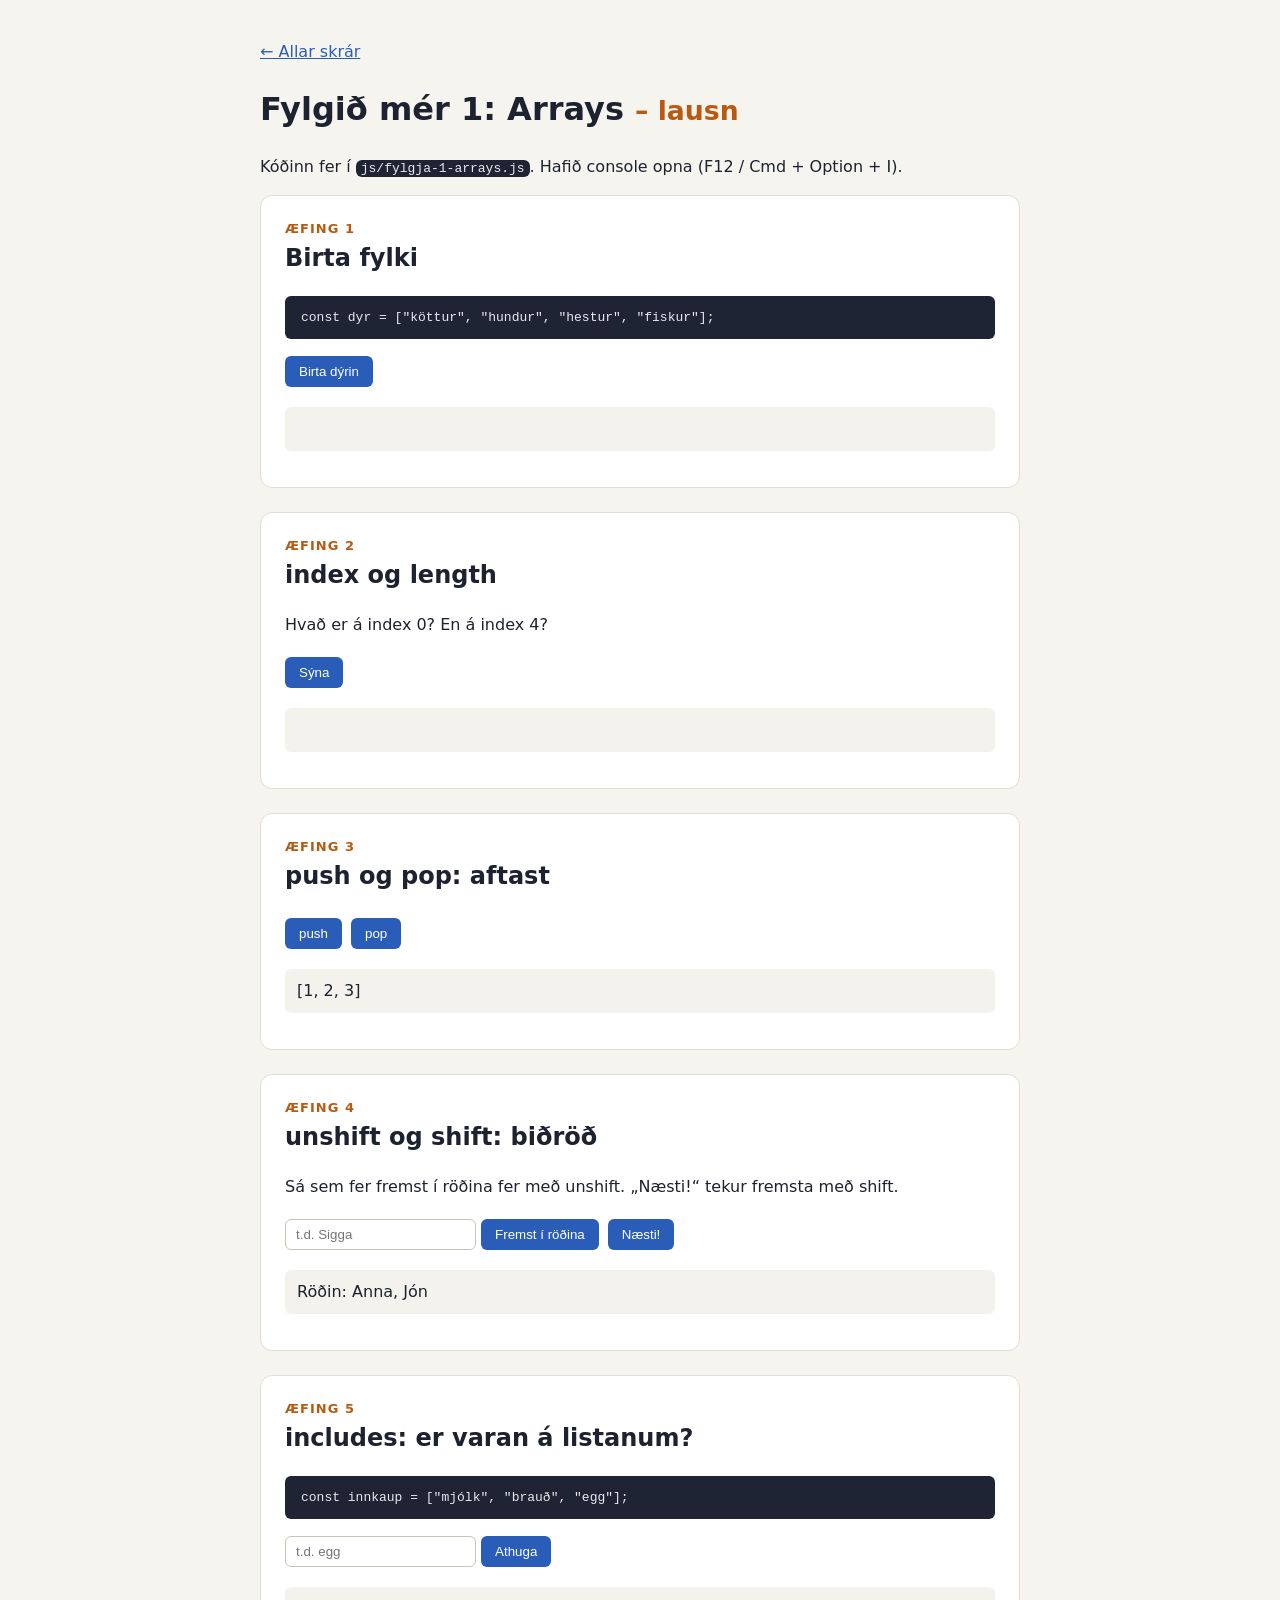
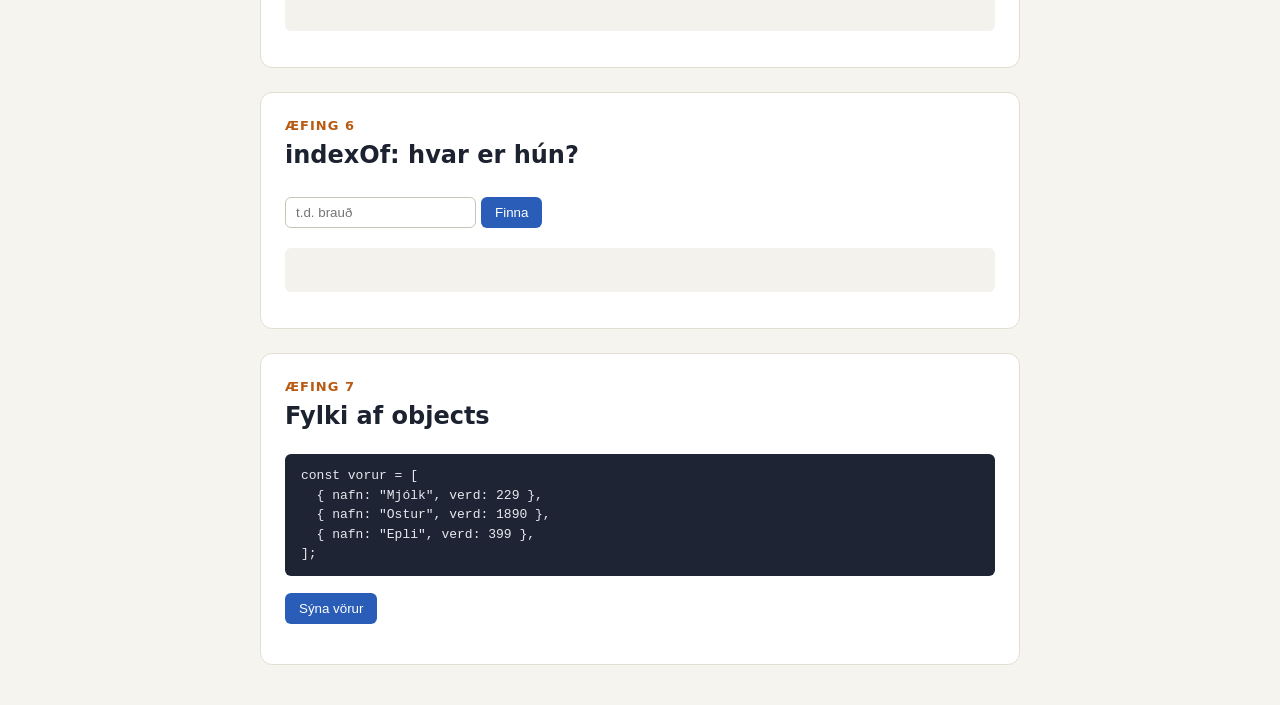
<file: lausnir/fylgja-1-arrays.html>
<!DOCTYPE html>
<html lang="is">
  <head>
    <meta charset="UTF-8" />
    <meta name="viewport" content="width=device-width, initial-scale=1" />
    <title>Fylgið mér 1 – Arrays</title>
    <link rel="stylesheet" href="../style.css" />
  </head>
  <body>
    <p><a href="../index.html">← Allar skrár</a></p>
    <h1>Fylgið mér 1: Arrays <small style="color:#b85a12">– lausn</small></h1>
    <p>
      Kóðinn fer í <code>js/fylgja-1-arrays.js</code>. Hafið console opna
      (F12 / Cmd + Option + I).
    </p>

    <section>
      <span class="merki">ÆFING 1</span>
      <h2>Birta fylki</h2>
      <pre>const dyr = ["köttur", "hundur", "hestur", "fiskur"];</pre>
      <button onclick="aefing1()">Birta dýrin</button>
      <p class="output" id="svar1"></p>
    </section>

    <section>
      <span class="merki">ÆFING 2</span>
      <h2>index og length</h2>
      <p>Hvað er á index 0? En á index 4?</p>
      <button onclick="aefing2()">Sýna</button>
      <p class="output" id="svar2"></p>
    </section>

    <section>
      <span class="merki">ÆFING 3</span>
      <h2>push og pop: aftast</h2>
      <button onclick="baetaAftast()">push</button>
      <button onclick="takaAftasta()">pop</button>
      <p class="output" id="svar3">[1, 2, 3]</p>
    </section>

    <section>
      <span class="merki">ÆFING 4</span>
      <h2>unshift og shift: biðröð</h2>
      <p>Sá sem fer fremst í röðina fer með unshift. „Næsti!“ tekur fremsta með shift.</p>
      <input type="text" id="nafn4" placeholder="t.d. Sigga" />
      <button onclick="fremstIRodina()">Fremst í röðina</button>
      <button onclick="naesti()">Næsti!</button>
      <p class="output" id="svar4">Röðin: Anna, Jón</p>
    </section>

    <section>
      <span class="merki">ÆFING 5</span>
      <h2>includes: er varan á listanum?</h2>
      <pre>const innkaup = ["mjólk", "brauð", "egg"];</pre>
      <input type="text" id="vara5" placeholder="t.d. egg" />
      <button onclick="aefing5()">Athuga</button>
      <p class="output" id="svar5"></p>
    </section>

    <section>
      <span class="merki">ÆFING 6</span>
      <h2>indexOf: hvar er hún?</h2>
      <input type="text" id="vara6" placeholder="t.d. brauð" />
      <button onclick="aefing6()">Finna</button>
      <p class="output" id="svar6"></p>
    </section>

    <section>
      <span class="merki">ÆFING 7</span>
      <h2>Fylki af objects</h2>
      <pre>const vorur = [
  { nafn: "Mjólk", verd: 229 },
  { nafn: "Ostur", verd: 1890 },
  { nafn: "Epli", verd: 399 },
];</pre>
      <button onclick="aefing7()">Sýna vörur</button>
      <ul id="svar7"></ul>
    </section>

    <script src="js/fylgja-1-arrays.js"></script>
  </body>
</html>
</file>
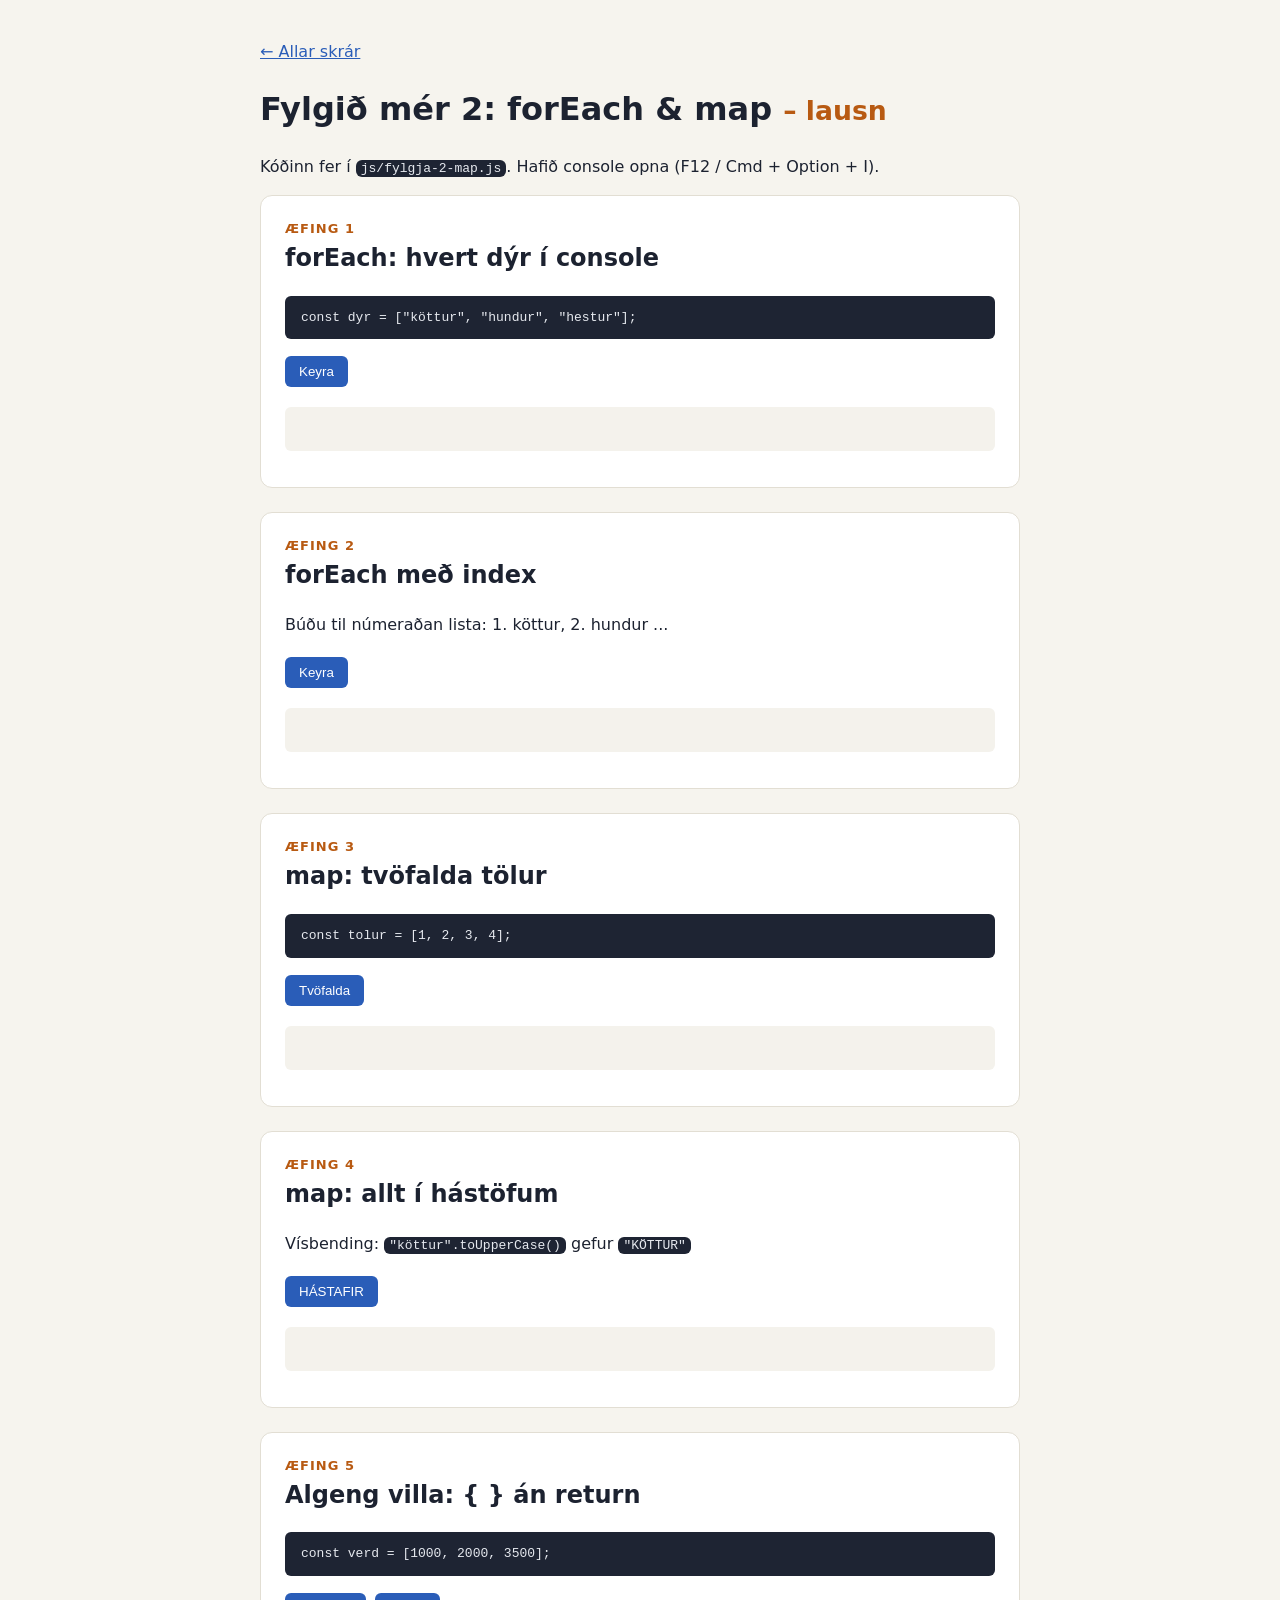
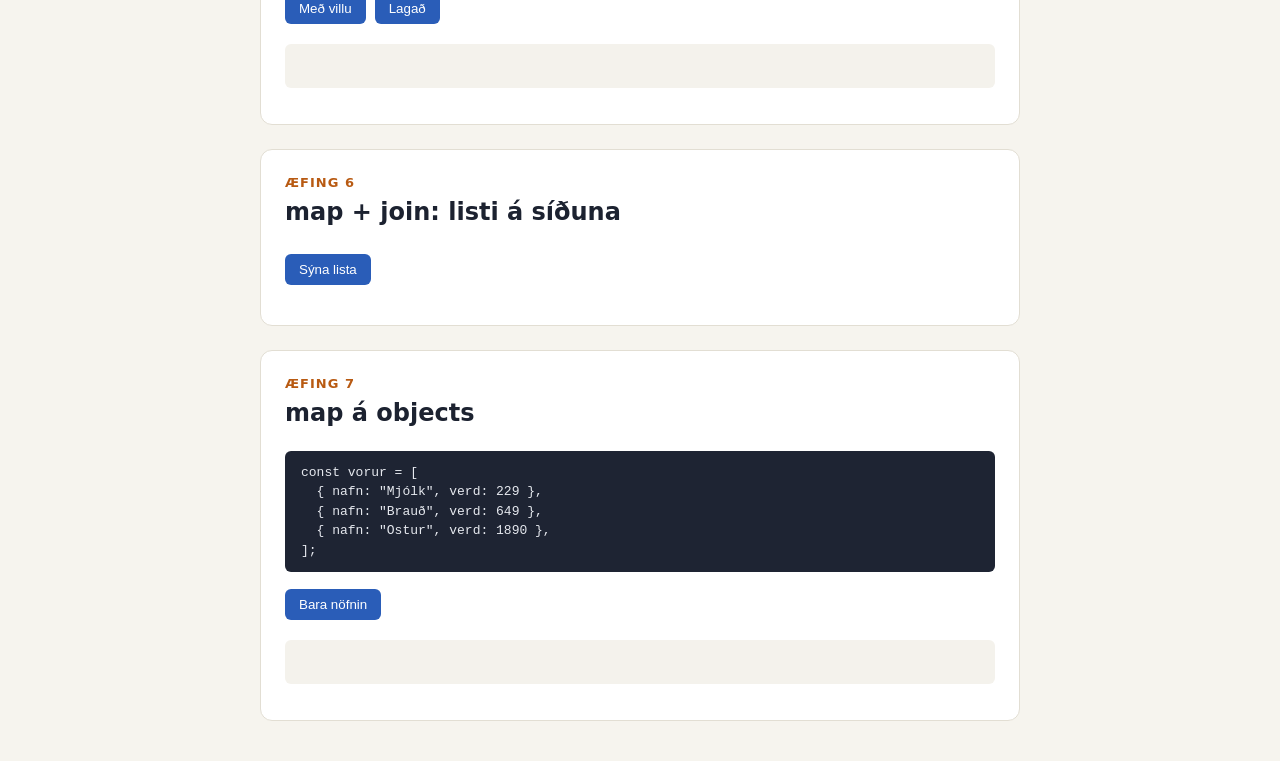
<file: lausnir/fylgja-2-map.html>
<!DOCTYPE html>
<html lang="is">
  <head>
    <meta charset="UTF-8" />
    <meta name="viewport" content="width=device-width, initial-scale=1" />
    <title>Fylgið mér 2 – forEach &amp; map</title>
    <link rel="stylesheet" href="../style.css" />
  </head>
  <body>
    <p><a href="../index.html">← Allar skrár</a></p>
    <h1>Fylgið mér 2: forEach &amp; map <small style="color:#b85a12">– lausn</small></h1>
    <p>
      Kóðinn fer í <code>js/fylgja-2-map.js</code>. Hafið console opna
      (F12 / Cmd + Option + I).
    </p>

    <section>
      <span class="merki">ÆFING 1</span>
      <h2>forEach: hvert dýr í console</h2>
      <pre>const dyr = ["köttur", "hundur", "hestur"];</pre>
      <button onclick="aefing1()">Keyra</button>
      <p class="output" id="svar1"></p>
    </section>

    <section>
      <span class="merki">ÆFING 2</span>
      <h2>forEach með index</h2>
      <p>Búðu til númeraðan lista: 1. köttur, 2. hundur ...</p>
      <button onclick="aefing2()">Keyra</button>
      <p class="output" id="svar2"></p>
    </section>

    <section>
      <span class="merki">ÆFING 3</span>
      <h2>map: tvöfalda tölur</h2>
      <pre>const tolur = [1, 2, 3, 4];</pre>
      <button onclick="aefing3()">Tvöfalda</button>
      <p class="output" id="svar3"></p>
    </section>

    <section>
      <span class="merki">ÆFING 4</span>
      <h2>map: allt í hástöfum</h2>
      <p>Vísbending: <code>"köttur".toUpperCase()</code> gefur <code>"KÖTTUR"</code></p>
      <button onclick="aefing4()">HÁSTAFIR</button>
      <p class="output" id="svar4"></p>
    </section>

    <section>
      <span class="merki">ÆFING 5</span>
      <h2>Algeng villa: { } án return</h2>
      <pre>const verd = [1000, 2000, 3500];</pre>
      <button onclick="aefing5Villa()">Með villu</button>
      <button onclick="aefing5Lagad()">Lagað</button>
      <p class="output" id="svar5"></p>
    </section>

    <section>
      <span class="merki">ÆFING 6</span>
      <h2>map + join: listi á síðuna</h2>
      <button onclick="aefing6()">Sýna lista</button>
      <ul id="svar6"></ul>
    </section>

    <section>
      <span class="merki">ÆFING 7</span>
      <h2>map á objects</h2>
      <pre>const vorur = [
  { nafn: "Mjólk", verd: 229 },
  { nafn: "Brauð", verd: 649 },
  { nafn: "Ostur", verd: 1890 },
];</pre>
      <button onclick="aefing7()">Bara nöfnin</button>
      <p class="output" id="svar7"></p>
    </section>

    <script src="js/fylgja-2-map.js"></script>
  </body>
</html>
</file>
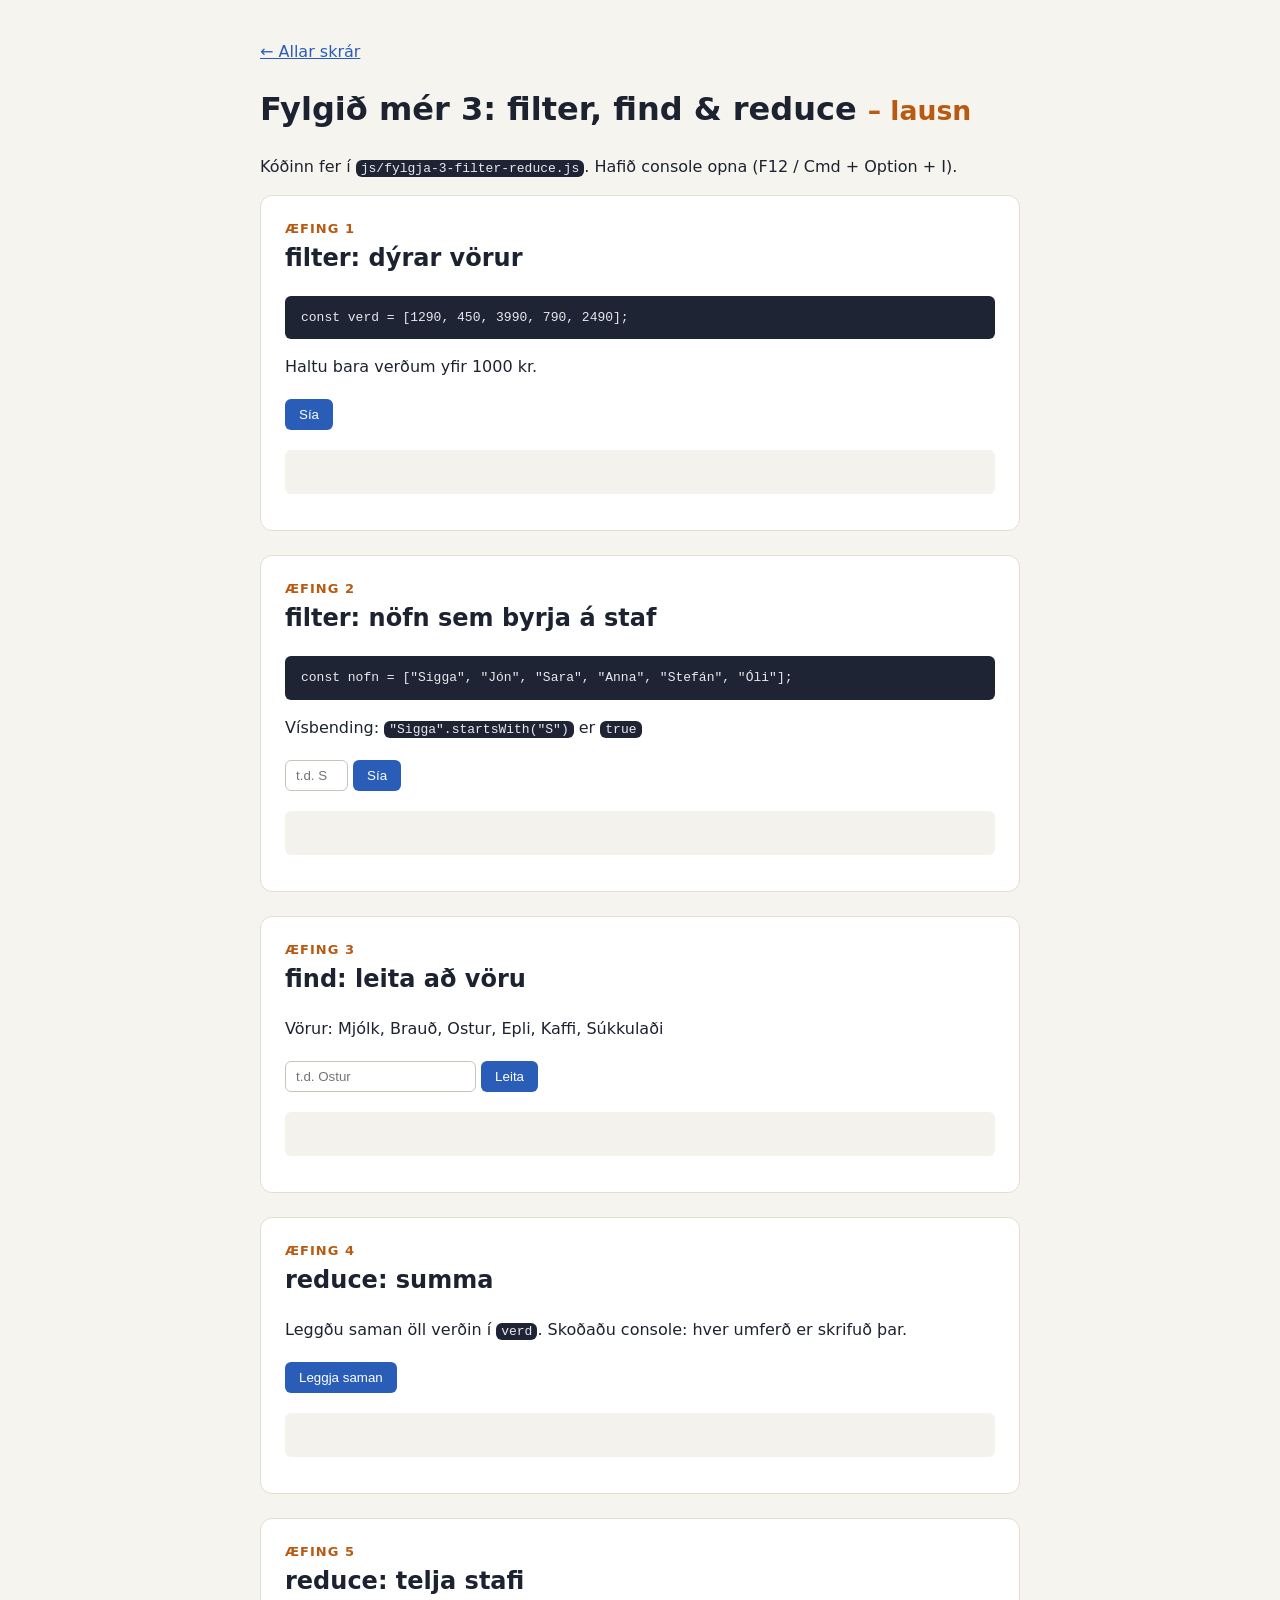
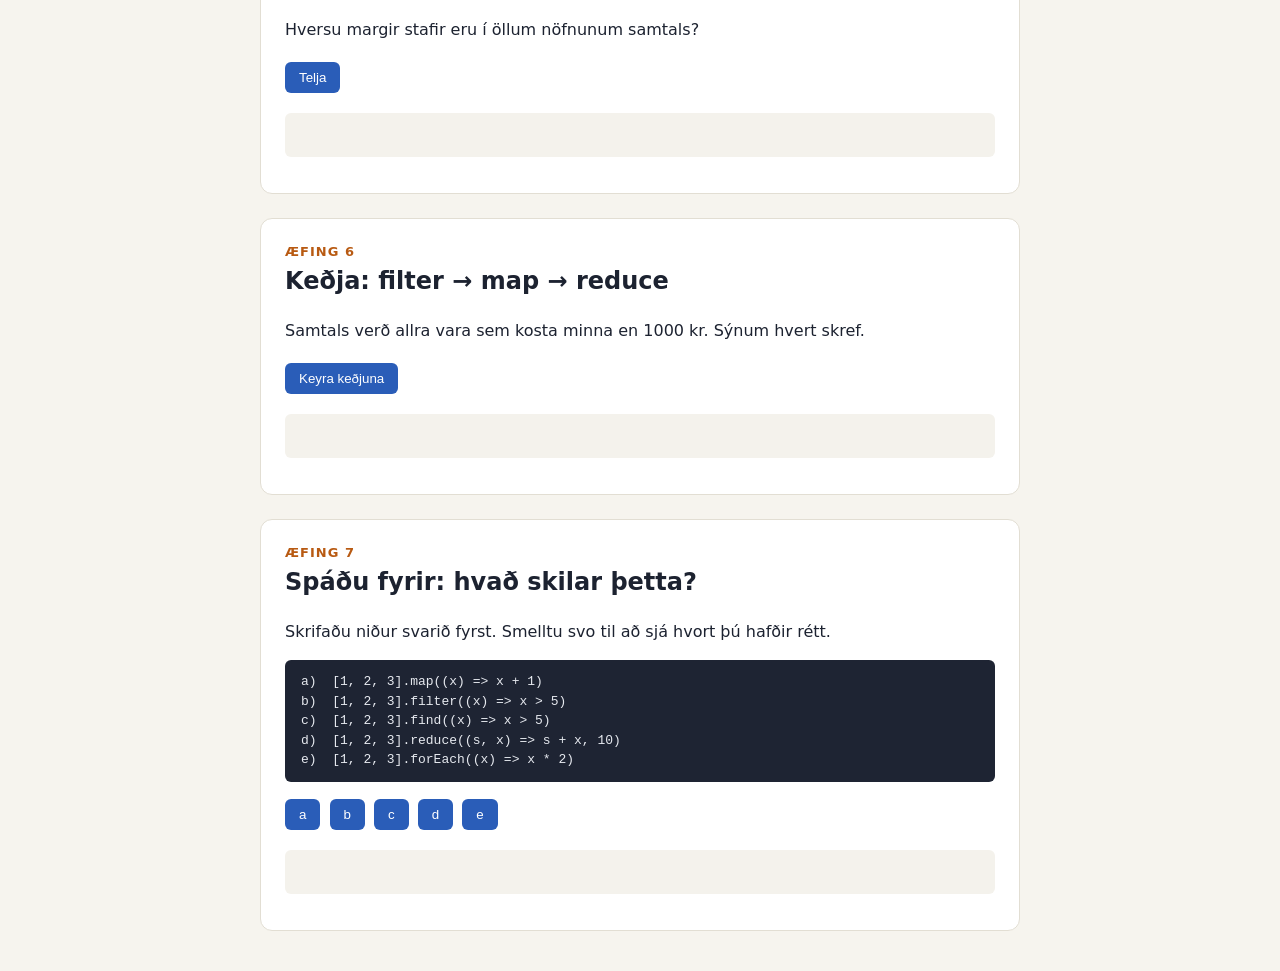
<file: lausnir/fylgja-3-filter-reduce.html>
<!DOCTYPE html>
<html lang="is">
  <head>
    <meta charset="UTF-8" />
    <meta name="viewport" content="width=device-width, initial-scale=1" />
    <title>Fylgið mér 3 – filter, find &amp; reduce</title>
    <link rel="stylesheet" href="../style.css" />
  </head>
  <body>
    <p><a href="../index.html">← Allar skrár</a></p>
    <h1>Fylgið mér 3: filter, find &amp; reduce <small style="color:#b85a12">– lausn</small></h1>
    <p>
      Kóðinn fer í <code>js/fylgja-3-filter-reduce.js</code>. Hafið console
      opna (F12 / Cmd + Option + I).
    </p>

    <section>
      <span class="merki">ÆFING 1</span>
      <h2>filter: dýrar vörur</h2>
      <pre>const verd = [1290, 450, 3990, 790, 2490];</pre>
      <p>Haltu bara verðum yfir 1000 kr.</p>
      <button onclick="aefing1()">Sía</button>
      <p class="output" id="svar1"></p>
    </section>

    <section>
      <span class="merki">ÆFING 2</span>
      <h2>filter: nöfn sem byrja á staf</h2>
      <pre>const nofn = ["Sigga", "Jón", "Sara", "Anna", "Stefán", "Óli"];</pre>
      <p>Vísbending: <code>"Sigga".startsWith("S")</code> er <code>true</code></p>
      <input type="text" id="stafur2" placeholder="t.d. S" size="4" />
      <button onclick="aefing2()">Sía</button>
      <p class="output" id="svar2"></p>
    </section>

    <section>
      <span class="merki">ÆFING 3</span>
      <h2>find: leita að vöru</h2>
      <p>Vörur: Mjólk, Brauð, Ostur, Epli, Kaffi, Súkkulaði</p>
      <input type="text" id="leit3" placeholder="t.d. Ostur" />
      <button onclick="aefing3()">Leita</button>
      <p class="output" id="svar3"></p>
    </section>

    <section>
      <span class="merki">ÆFING 4</span>
      <h2>reduce: summa</h2>
      <p>Leggðu saman öll verðin í <code>verd</code>. Skoðaðu console: hver umferð er skrifuð þar.</p>
      <button onclick="aefing4()">Leggja saman</button>
      <p class="output" id="svar4"></p>
    </section>

    <section>
      <span class="merki">ÆFING 5</span>
      <h2>reduce: telja stafi</h2>
      <p>Hversu margir stafir eru í öllum nöfnunum samtals?</p>
      <button onclick="aefing5()">Telja</button>
      <p class="output" id="svar5"></p>
    </section>

    <section>
      <span class="merki">ÆFING 6</span>
      <h2>Keðja: filter → map → reduce</h2>
      <p>Samtals verð allra vara sem kosta minna en 1000 kr. Sýnum hvert skref.</p>
      <button onclick="aefing6()">Keyra keðjuna</button>
      <p class="output" id="svar6"></p>
    </section>

    <section>
      <span class="merki">ÆFING 7</span>
      <h2>Spáðu fyrir: hvað skilar þetta?</h2>
      <p>Skrifaðu niður svarið fyrst. Smelltu svo til að sjá hvort þú hafðir rétt.</p>
      <pre>a)  [1, 2, 3].map((x) =&gt; x + 1)
b)  [1, 2, 3].filter((x) =&gt; x &gt; 5)
c)  [1, 2, 3].find((x) =&gt; x &gt; 5)
d)  [1, 2, 3].reduce((s, x) =&gt; s + x, 10)
e)  [1, 2, 3].forEach((x) =&gt; x * 2)</pre>
      <button onclick="spa('a')">a</button>
      <button onclick="spa('b')">b</button>
      <button onclick="spa('c')">c</button>
      <button onclick="spa('d')">d</button>
      <button onclick="spa('e')">e</button>
      <p class="output" id="svar7"></p>
    </section>

    <script src="js/fylgja-3-filter-reduce.js"></script>
  </body>
</html>
</file>
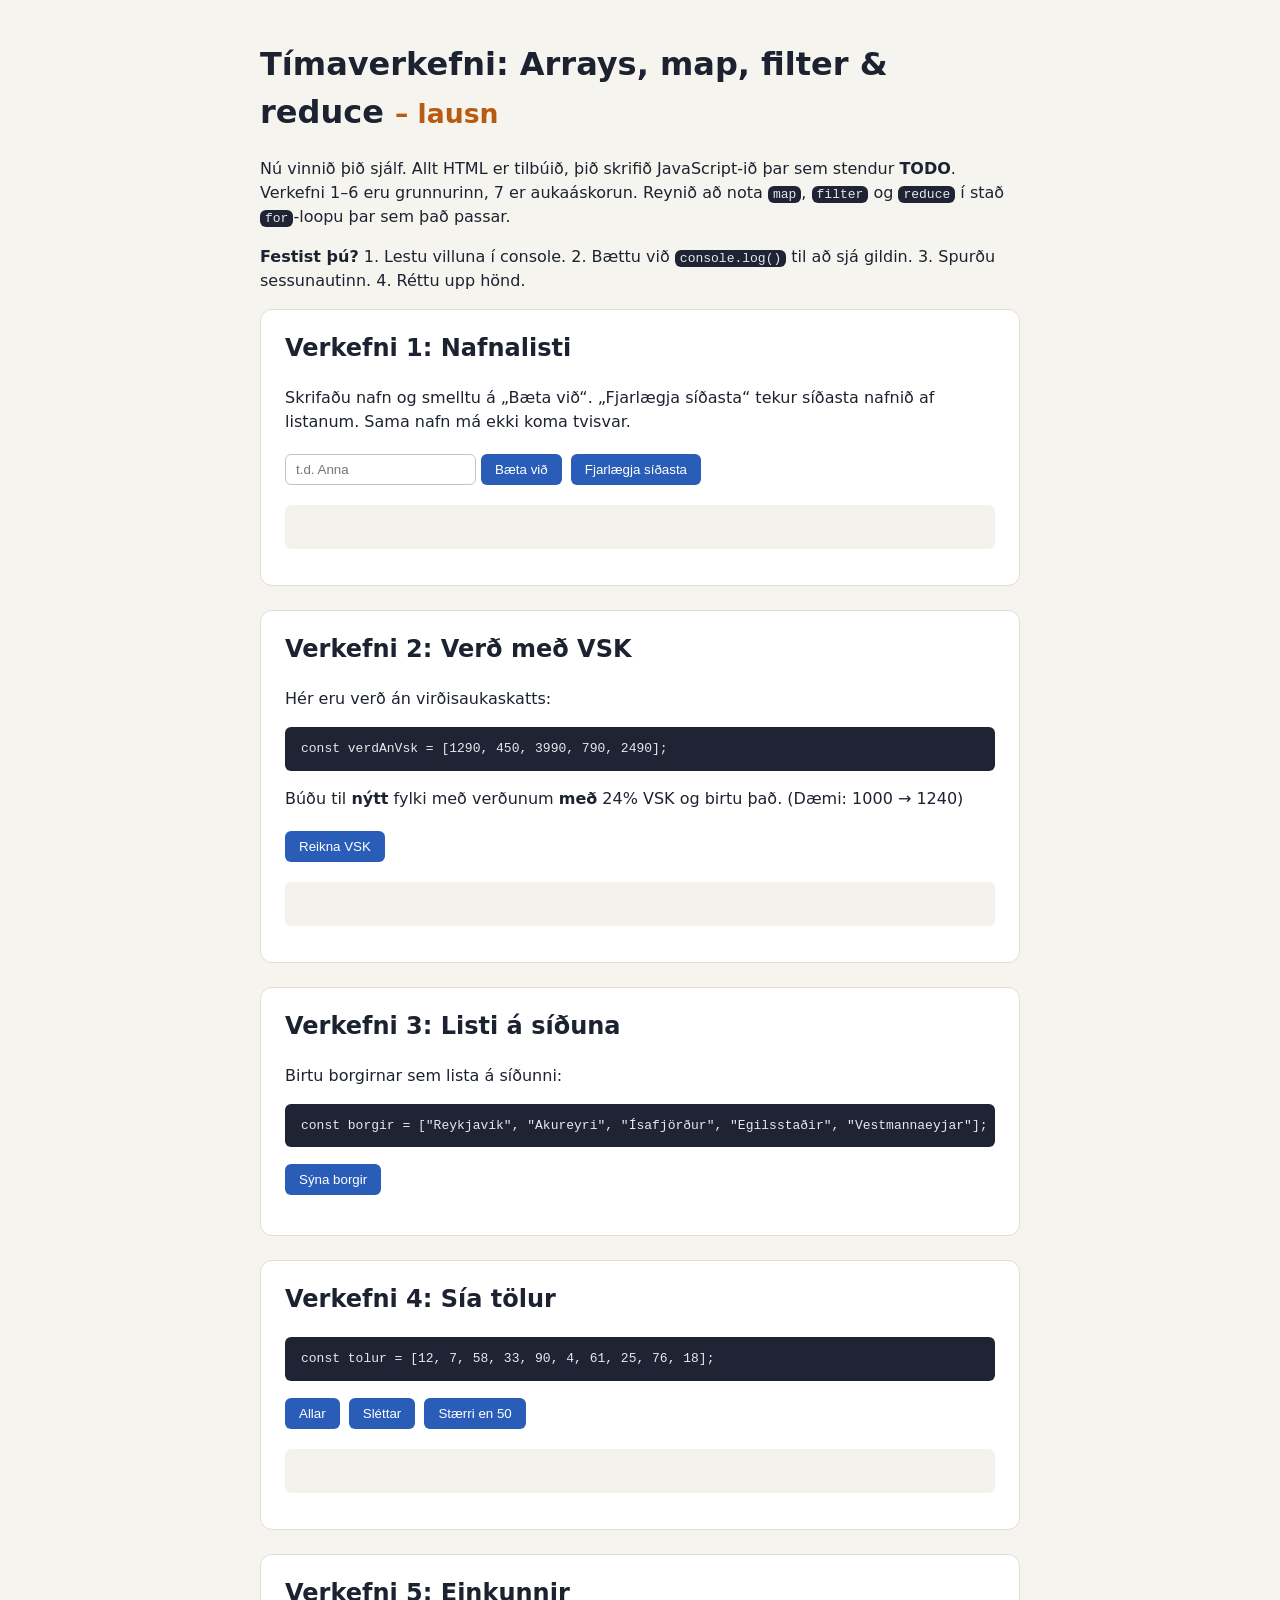
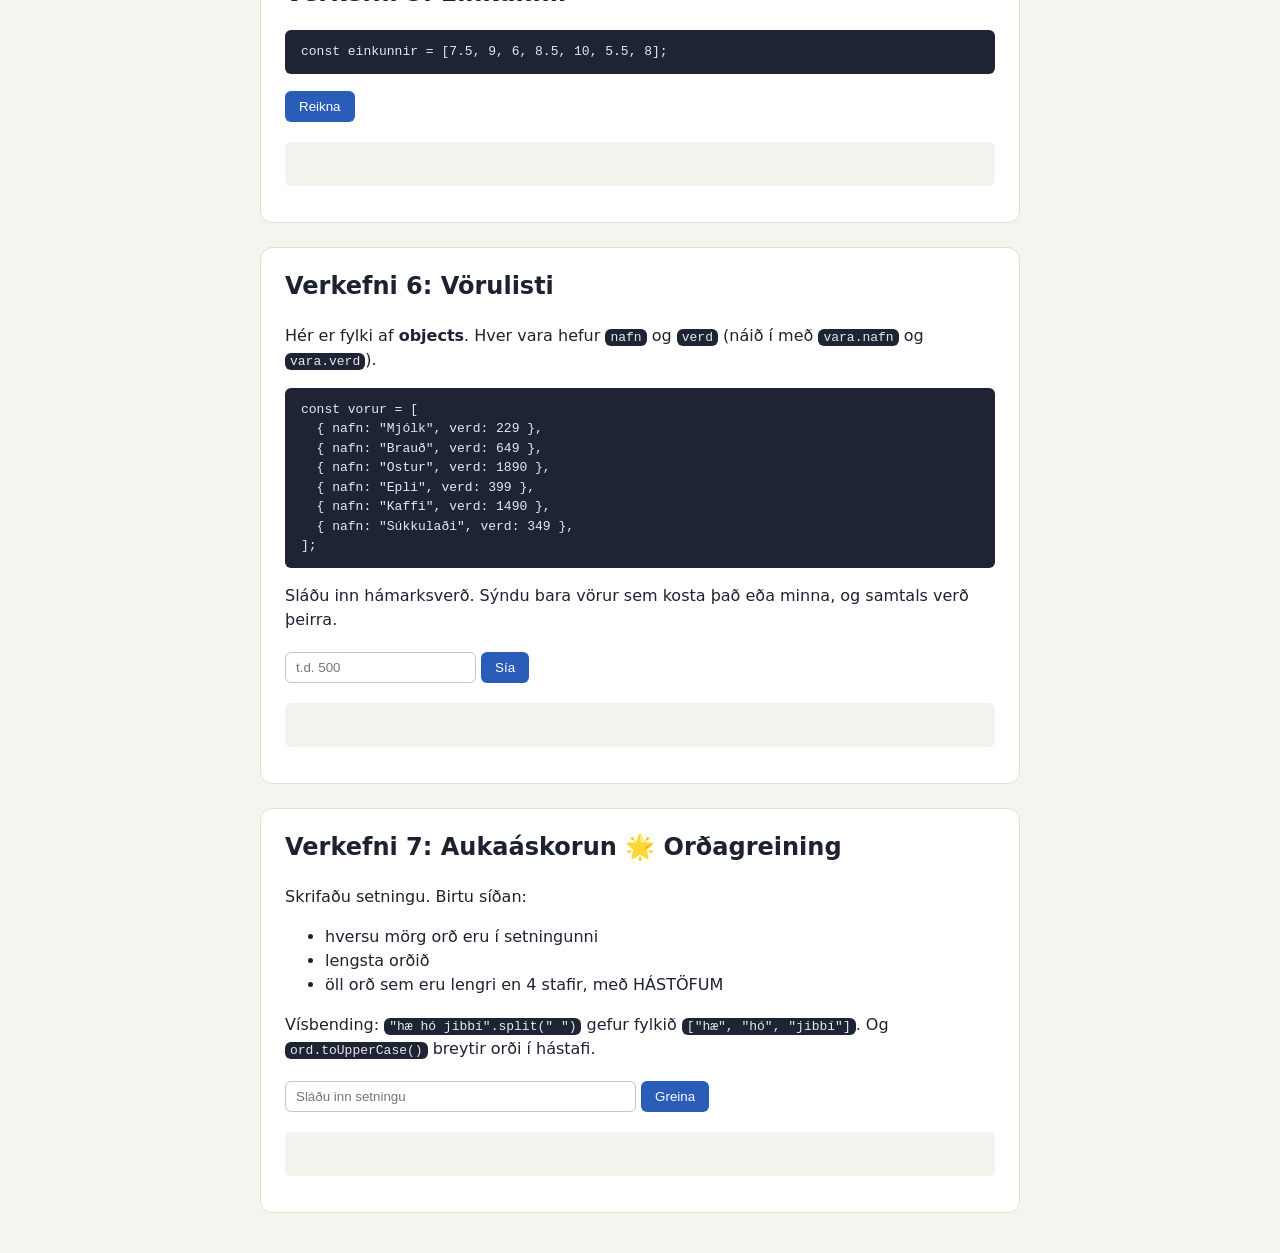
<file: lausnir/timaverkefni-svor.html>
<!DOCTYPE html>
<html lang="is">
  <head>
    <meta charset="UTF-8" />
    <title>Tímaverkefni – Arrays, map, filter & reduce (lausn)</title>
    <style>
      body {
        font-family: system-ui, Arial, sans-serif;
        max-width: 760px;
        margin: 40px auto;
        padding: 0 16px;
        background: #f6f4ee;
        color: #1c2230;
        line-height: 1.5;
      }
      section {
        background: #fff;
        border: 1px solid #e2ded3;
        border-radius: 12px;
        padding: 20px 24px;
        margin-bottom: 24px;
      }
      h2 {
        margin-top: 0;
      }
      button {
        padding: 8px 14px;
        border: none;
        border-radius: 6px;
        background: #2a5db8;
        color: white;
        cursor: pointer;
        margin: 4px 4px 4px 0;
      }
      button:hover {
        background: #1d4690;
      }
      input {
        padding: 7px 10px;
        border: 1px solid #c9c4b8;
        border-radius: 6px;
      }
      .output {
        background: #f4f2ec;
        padding: 10px 12px;
        border-radius: 6px;
        min-height: 24px;
      }
      code,
      pre {
        background: #1e2433;
        color: #e6e9ef;
        border-radius: 6px;
      }
      code {
        padding: 1px 5px;
      }
      pre {
        padding: 12px 16px;
        overflow-x: auto;
      }
    </style>
  </head>
  <body>
    <h1>Tímaverkefni: Arrays, map, filter & reduce <small style="color:#b85a12">– lausn</small></h1>
    <p>
      Nú vinnið þið sjálf. Allt HTML er tilbúið, þið skrifið JavaScript-ið þar
      sem stendur <b>TODO</b>. Verkefni 1–6 eru grunnurinn, 7 er aukaáskorun.
      Reynið að nota <code>map</code>, <code>filter</code> og
      <code>reduce</code> í stað <code>for</code>-loopu þar sem það passar.
    </p>
    <p>
      <b>Festist þú?</b> 1. Lestu villuna í console. 2. Bættu við
      <code>console.log()</code> til að sjá gildin. 3. Spurðu sessunautinn. 4.
      Réttu upp hönd.
    </p>

    <!-- Verkefni 1 -->
    <section>
      <h2>Verkefni 1: Nafnalisti</h2>
      <p>
        Skrifaðu nafn og smelltu á „Bæta við“. „Fjarlægja síðasta“ tekur
        síðasta nafnið af listanum. Sama nafn má ekki koma tvisvar.
      </p>
      <input type="text" id="nafnInput" placeholder="t.d. Anna" />
      <button onclick="baetaVidNafni()">Bæta við</button>
      <button onclick="fjarlaegjaSidasta()">Fjarlægja síðasta</button>
      <p class="output" id="verkefni1"></p>

      <script>
        const nofn = ["Anna", "Jón", "Sigga"];

        // TODO 1: Skrifaðu function synaNofn() sem birtir í verkefni1:
        // - öll nöfnin aðskilin með kommu (vísbending: nofn.join(", "))
        // - fjölda nafna (nofn.length)
        // - fyrsta nafnið og síðasta nafnið (munið: síðasta er nofn[nofn.length - 1])
        // Dæmi: "Anna, Jón, Sigga<br>Fjöldi: 3<br>Fyrst: Anna · Síðast: Sigga"
        function synaNofn() {
          document.getElementById("verkefni1").innerHTML =
            nofn.join(", ") +
            "<br>Fjöldi: " + nofn.length +
            "<br>Fyrst: " + nofn[0] + " · Síðast: " + nofn[nofn.length - 1];
        }

        // TODO 2: Skrifaðu function baetaVidNafni() sem:
        // - sækir nafnið úr nafnInput
        // - ef nafnið er nú þegar í fylkinu (nofn.includes(nafn)): gerir ekkert (return)
        // - annars: push-ar því í fylkið, tæmir input-ið og kallar á synaNofn()
        function baetaVidNafni() {
          const nafn = document.getElementById("nafnInput").value;

          if (nafn === "" || nofn.includes(nafn)) {
            return; // tómt eða nú þegar á listanum
          }

          nofn.push(nafn);
          document.getElementById("nafnInput").value = "";
          synaNofn();
        }

        // TODO 3: Skrifaðu function fjarlaegjaSidasta() sem notar pop()
        // og kallar svo á synaNofn().
        // Bónus: hvað gerist þegar listinn er tómur? Birtu "Listinn er tómur".
        function fjarlaegjaSidasta() {
          nofn.pop();

          if (nofn.length === 0) {
            document.getElementById("verkefni1").innerHTML = "Listinn er tómur";
          } else {
            synaNofn();
          }
        }
      </script>
    </section>

    <!-- Verkefni 2 -->
    <section>
      <h2>Verkefni 2: Verð með VSK</h2>
      <p>Hér eru verð án virðisaukaskatts:</p>
      <pre>const verdAnVsk = [1290, 450, 3990, 790, 2490];</pre>
      <p>
        Búðu til <b>nýtt</b> fylki með verðunum <b>með</b> 24% VSK og birtu það.
        (Dæmi: 1000 → 1240)
      </p>
      <button onclick="synaVsk()">Reikna VSK</button>
      <p class="output" id="verkefni2"></p>

      <script>
        const verdAnVsk = [1290, 450, 3990, 790, 2490];

        // TODO 1: Skrifaðu ARROW function medVsk(verd) sem skilar verðinu * 1.24
        // og rúnnar það: Math.round(...)
        const medVsk = (verd) => Math.round(verd * 1.24);

        // TODO 2: Skrifaðu function synaVsk() sem:
        // - notar map() og medVsk til að búa til nýtt fylki: verdMedVsk
        // - birtir bæði fylkin í verkefni2:
        //   "Án VSK: 1290, 450, ...<br>Með VSK: 1600, 558, ..."
        function synaVsk() {
          const verdMedVsk = verdAnVsk.map(medVsk);

          document.getElementById("verkefni2").innerHTML =
            "Án VSK: " + verdAnVsk.join(", ") +
            "<br>Með VSK: " + verdMedVsk.join(", ");
        }

        // SPURNING (svaraðu í athugasemd hér fyrir neðan):
        // Breyttist upprunalega fylkið verdAnVsk þegar þú notaðir map()?
        // Hvernig getur þú athugað það?
        // SVAR: Nei. map() skilar NÝJU fylki og snertir ekki upprunalega
        // fylkið. Það sést á því að "Án VSK" línan sýnir enn gömlu verðin,
        // líka eftir að smellt er oft á takkann (eða með console.log(verdAnVsk)).
      </script>
    </section>

    <!-- Verkefni 3 -->
    <section>
      <h2>Verkefni 3: Listi á síðuna</h2>
      <p>Birtu borgirnar sem lista á síðunni:</p>
      <pre>const borgir = ["Reykjavík", "Akureyri", "Ísafjörður", "Egilsstaðir", "Vestmannaeyjar"];</pre>
      <button onclick="synaBorgir()">Sýna borgir</button>
      <ul id="verkefni3"></ul>

      <script>
        const borgir = ["Reykjavík", "Akureyri", "Ísafjörður", "Egilsstaðir", "Vestmannaeyjar"];

        // TODO: Skrifaðu function synaBorgir() sem:
        // - notar map() til að breyta hverri borg í "<li>borg</li>"
        // - notar join("") til að sameina allt í einn texta
        // - setur textann í verkefni3
        // Engin for-loopa í þetta skiptið!
        // Bónus: map() gefur líka index sem annað gildi: (borg, i) => ...
        //        Láttu listann birtast sem "1. Reykjavík", "2. Akureyri" ...
        function synaBorgir() {
          const html = borgir
            .map((borg, i) => "<li>" + (i + 1) + ". " + borg + "</li>")
            .join("");

          document.getElementById("verkefni3").innerHTML = html;
        }
      </script>
    </section>

    <!-- Verkefni 4 -->
    <section>
      <h2>Verkefni 4: Sía tölur</h2>
      <pre>const tolur = [12, 7, 58, 33, 90, 4, 61, 25, 76, 18];</pre>
      <button onclick="synaAllar()">Allar</button>
      <button onclick="synaSlettar()">Sléttar</button>
      <button onclick="synaStorar()">Stærri en 50</button>
      <p class="output" id="verkefni4"></p>

      <script>
        const tolur = [12, 7, 58, 33, 90, 4, 61, 25, 76, 18];

        // TODO 1: Skrifaðu function birta(fylki) sem setur fylkið í verkefni4
        // ásamt fjölda, t.d. "12, 58, 90, 4, 76, 18 (6 tölur)"
        function birta(fylki) {
          document.getElementById("verkefni4").innerHTML =
            fylki.join(", ") + " (" + fylki.length + " tölur)";
        }

        // TODO 2: Skrifaðu þrjár functions sem kalla allar á birta():
        // - synaAllar()   birtir öll tolur
        // - synaSlettar() notar filter() til að halda bara sléttum tölum (tala % 2 === 0)
        // - synaStorar()  notar filter() til að halda bara tölum stærri en 50
        function synaAllar() {
          birta(tolur);
        }

        function synaSlettar() {
          birta(tolur.filter((tala) => tala % 2 === 0));
        }

        function synaStorar() {
          birta(tolur.filter((tala) => tala > 50));
        }

        // Bónus: bættu við takka "Sléttar OG stærri en 50" sem notar tvo filter() í röð.
      </script>
    </section>

    <!-- Verkefni 5 -->
    <section>
      <h2>Verkefni 5: Einkunnir</h2>
      <pre>const einkunnir = [7.5, 9, 6, 8.5, 10, 5.5, 8];</pre>
      <button onclick="synaEinkunnir()">Reikna</button>
      <p class="output" id="verkefni5"></p>

      <script>
        const einkunnir = [7.5, 9, 6, 8.5, 10, 5.5, 8];

        // TODO 1: Notaðu reduce() til að reikna summu einkunnanna.
        // Munið upphafsgildið: .reduce((summa, e) => ..., 0)
        const summaEinkunna = einkunnir.reduce((summa, e) => summa + e, 0);

        // TODO 2: Skrifaðu function synaEinkunnir() sem birtir í verkefni5:
        // - summuna
        // - meðaleinkunn (summa / fjöldi), með 2 aukastöfum: medaltal.toFixed(2)
        // - hversu margir náðu 7 eða meira (filter + length)
        // Bónus: finndu hæstu einkunnina með reduce()
        //        (vísbending: berðu saman hæsta hingað til og núverandi einkunn)
        function synaEinkunnir() {
          const medaltal = summaEinkunna / einkunnir.length;
          const nadu = einkunnir.filter((e) => e >= 7).length;
          const haest = einkunnir.reduce((max, e) => (e > max ? e : max), 0);

          document.getElementById("verkefni5").innerHTML =
            "Summa: " + summaEinkunna +
            "<br>Meðaleinkunn: " + medaltal.toFixed(2) +
            "<br>Fengu 7 eða meira: " + nadu + " af " + einkunnir.length +
            "<br>Hæsta einkunn: " + haest;
        }
      </script>
    </section>

    <!-- Verkefni 6 -->
    <section>
      <h2>Verkefni 6: Vörulisti</h2>
      <p>
        Hér er fylki af <b>objects</b>. Hver vara hefur <code>nafn</code> og
        <code>verd</code> (náið í með <code>vara.nafn</code> og
        <code>vara.verd</code>).
      </p>
      <pre>const vorur = [
  { nafn: "Mjólk", verd: 229 },
  { nafn: "Brauð", verd: 649 },
  { nafn: "Ostur", verd: 1890 },
  { nafn: "Epli", verd: 399 },
  { nafn: "Kaffi", verd: 1490 },
  { nafn: "Súkkulaði", verd: 349 },
];</pre>
      <p>Sláðu inn hámarksverð. Sýndu bara vörur sem kosta það eða minna, og samtals verð þeirra.</p>
      <input type="number" id="hamarkInput" placeholder="t.d. 500" />
      <button onclick="siaVorur()">Sía</button>
      <ul id="vorulisti"></ul>
      <p class="output" id="verkefni6"></p>

      <script>
        const vorur = [
          { nafn: "Mjólk", verd: 229 },
          { nafn: "Brauð", verd: 649 },
          { nafn: "Ostur", verd: 1890 },
          { nafn: "Epli", verd: 399 },
          { nafn: "Kaffi", verd: 1490 },
          { nafn: "Súkkulaði", verd: 349 },
        ];

        // TODO: Skrifaðu function siaVorur() sem:
        // 1. sækir hámarksverðið úr hamarkInput (munið Number())
        // 2. filter():  heldur vörum þar sem vara.verd <= hámark
        // 3. map() + join(""): býr til "<li>Mjólk – 229 kr.</li>" fyrir hverja vöru
        //    og setur í vorulisti
        // 4. reduce(): leggur saman verð síuðu varanna
        //    og birtir "Samtals: 977 kr. (3 vörur)" í verkefni6
        // Bónus: ef engin vara passar, birtu "Engin vara undir þessu verði".
        function siaVorur() {
          const hamark = Number(document.getElementById("hamarkInput").value);

          const valdar = vorur.filter((vara) => vara.verd <= hamark);

          document.getElementById("vorulisti").innerHTML = valdar
            .map((vara) => "<li>" + vara.nafn + " – " + vara.verd + " kr.</li>")
            .join("");

          if (valdar.length === 0) {
            document.getElementById("verkefni6").innerHTML =
              "Engin vara undir þessu verði";
            return;
          }

          const samtals = valdar.reduce((summa, vara) => summa + vara.verd, 0);

          document.getElementById("verkefni6").innerHTML =
            "Samtals: " + samtals + " kr. (" + valdar.length + " vörur)";
        }
      </script>
    </section>

    <!-- Verkefni 7 -->
    <section>
      <h2>Verkefni 7: Aukaáskorun 🌟 Orðagreining</h2>
      <p>Skrifaðu setningu. Birtu síðan:</p>
      <ul>
        <li>hversu mörg orð eru í setningunni</li>
        <li>lengsta orðið</li>
        <li>öll orð sem eru lengri en 4 stafir, með HÁSTÖFUM</li>
      </ul>
      <p>
        Vísbending: <code>"hæ hó jibbí".split(" ")</code> gefur fylkið
        <code>["hæ", "hó", "jibbí"]</code>. Og <code>ord.toUpperCase()</code>
        breytir orði í hástafi.
      </p>
      <input type="text" id="setningInput" placeholder="Sláðu inn setningu" size="40" />
      <button onclick="greinaSetningu()">Greina</button>
      <p class="output" id="verkefni7"></p>

      <script>
        // TODO: Skrifaðu function greinaSetningu()
        // Hvaða aðferð passar fyrir hvern lið? split, filter, map, reduce?
        // Passaðu: tvö bil í röð búa til tómt orð "". Hvernig losnar þú við það?
        function greinaSetningu() {
          const setning = document.getElementById("setningInput").value;

          // filter fjarlægir tóm "orð" sem verða til við auka bil
          const ord = setning.split(" ").filter((o) => o !== "");

          if (ord.length === 0) {
            document.getElementById("verkefni7").innerHTML = "Engin orð fundust";
            return;
          }

          const lengst = ord.reduce(
            (lengsta, o) => (o.length > lengsta.length ? o : lengsta),
            ""
          );

          const longOrd = ord
            .filter((o) => o.length > 4)
            .map((o) => o.toUpperCase());

          document.getElementById("verkefni7").innerHTML =
            "Fjöldi orða: " + ord.length +
            "<br>Lengsta orðið: " + lengst +
            "<br>Löng orð: " + longOrd.join(", ");
        }
      </script>
    </section>
  </body>
</html>
</file>
<file: style.css>
/* Sameiginlegt útlit fyrir allar síður í tímanum */
body {
  font-family: system-ui, Arial, sans-serif;
  max-width: 760px;
  margin: 40px auto;
  padding: 0 16px;
  background: #f6f4ee;
  color: #1c2230;
  line-height: 1.5;
}
section {
  background: #fff;
  border: 1px solid #e2ded3;
  border-radius: 12px;
  padding: 20px 24px;
  margin-bottom: 24px;
}
h2 {
  margin-top: 0;
}
a {
  color: #2a5db8;
}
button {
  padding: 8px 14px;
  border: none;
  border-radius: 6px;
  background: #2a5db8;
  color: white;
  cursor: pointer;
  margin: 4px 4px 4px 0;
}
button:hover {
  background: #1d4690;
}
input {
  padding: 7px 10px;
  border: 1px solid #c9c4b8;
  border-radius: 6px;
}
.output {
  background: #f4f2ec;
  padding: 10px 12px;
  border-radius: 6px;
  min-height: 24px;
}
code,
pre {
  background: #1e2433;
  color: #e6e9ef;
  border-radius: 6px;
}
code {
  padding: 1px 5px;
}
pre {
  padding: 12px 16px;
  overflow-x: auto;
}
.merki {
  display: inline-block;
  font-size: 13px;
  font-weight: 700;
  letter-spacing: 1px;
  color: #b85a12;
}
</file>
